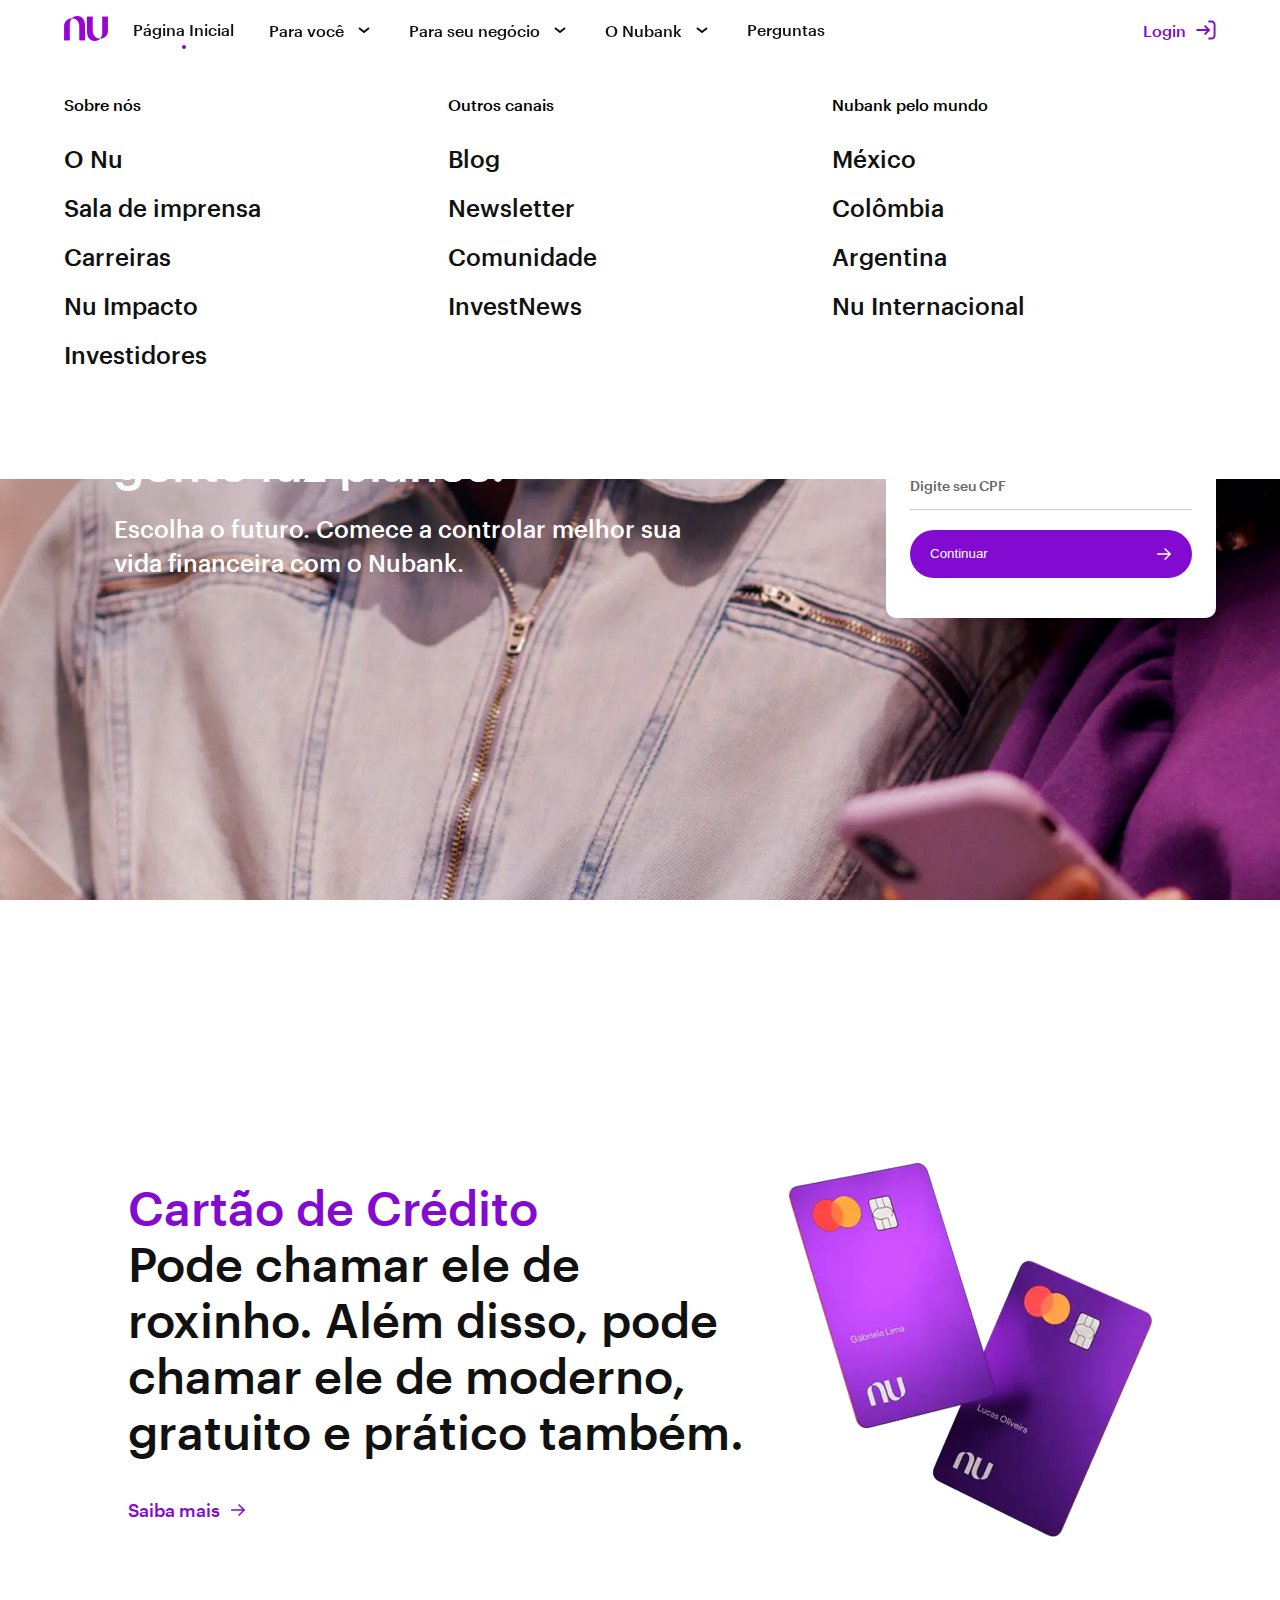
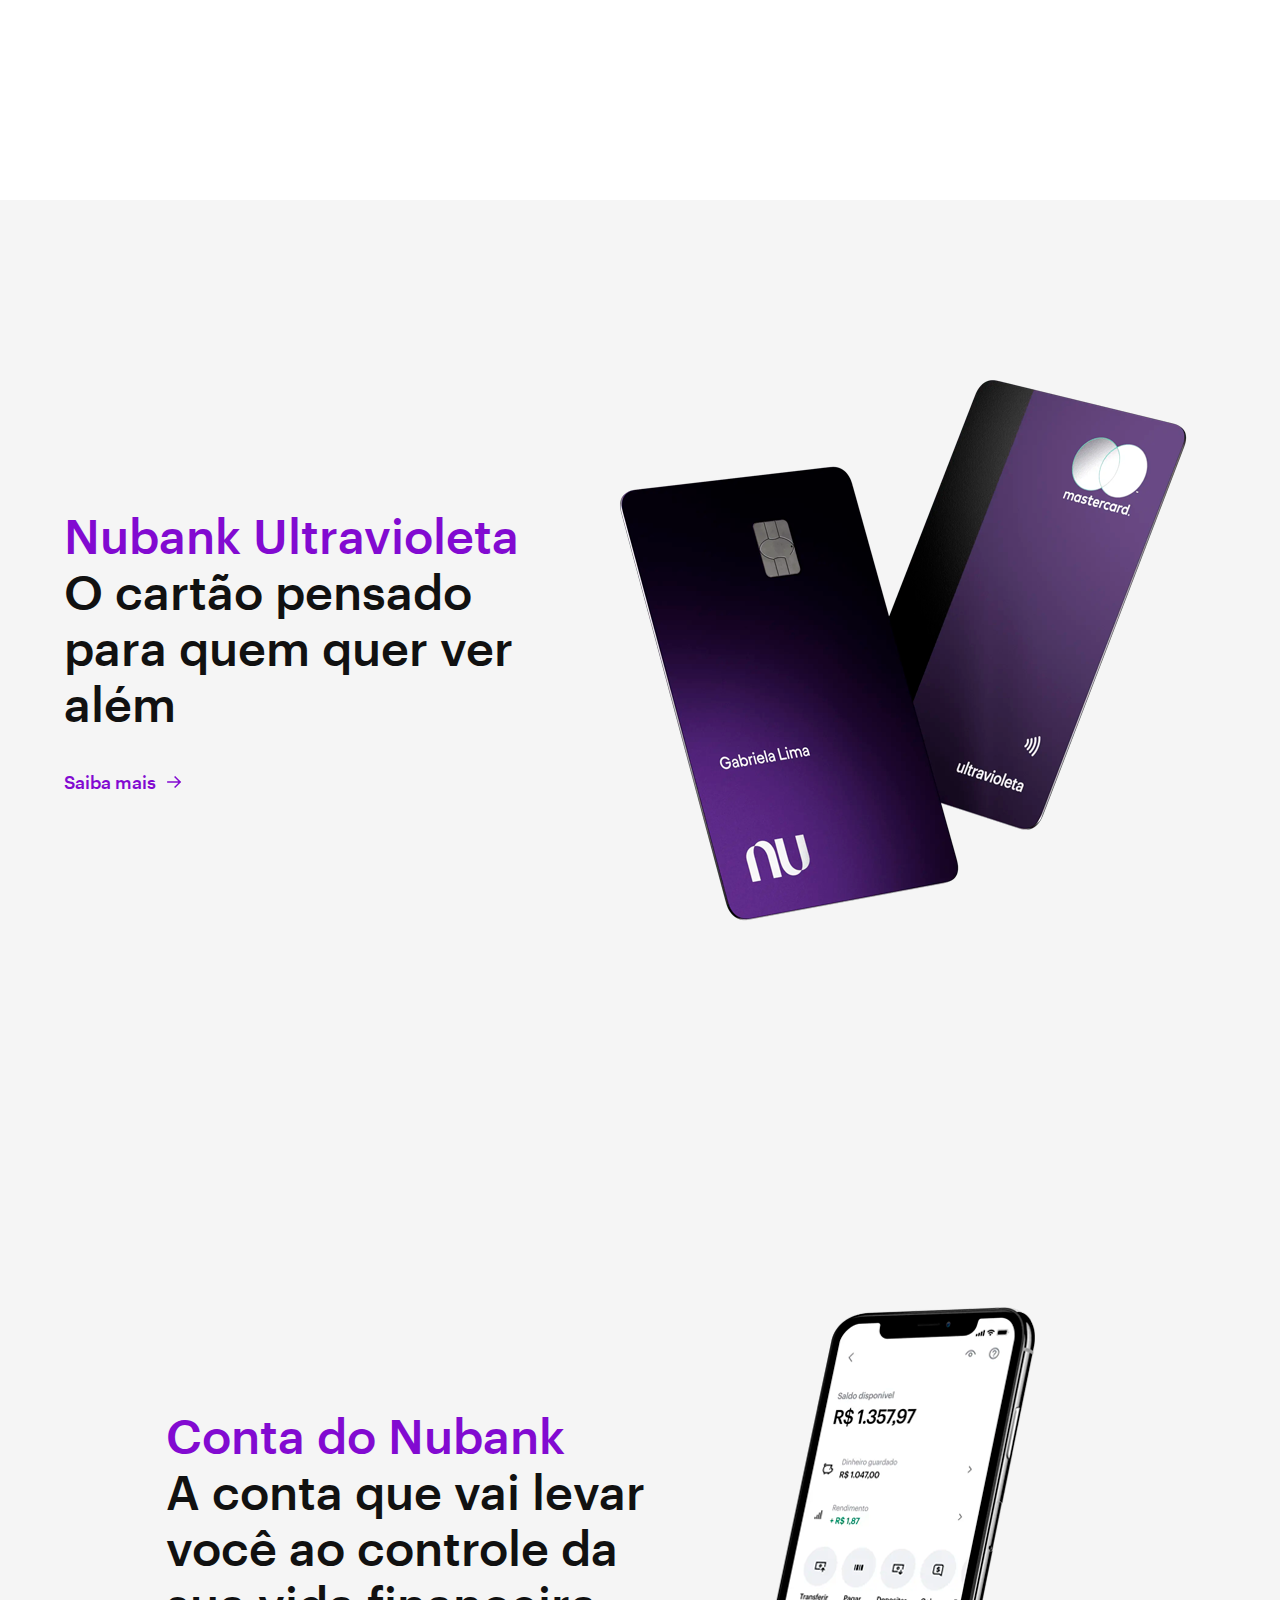
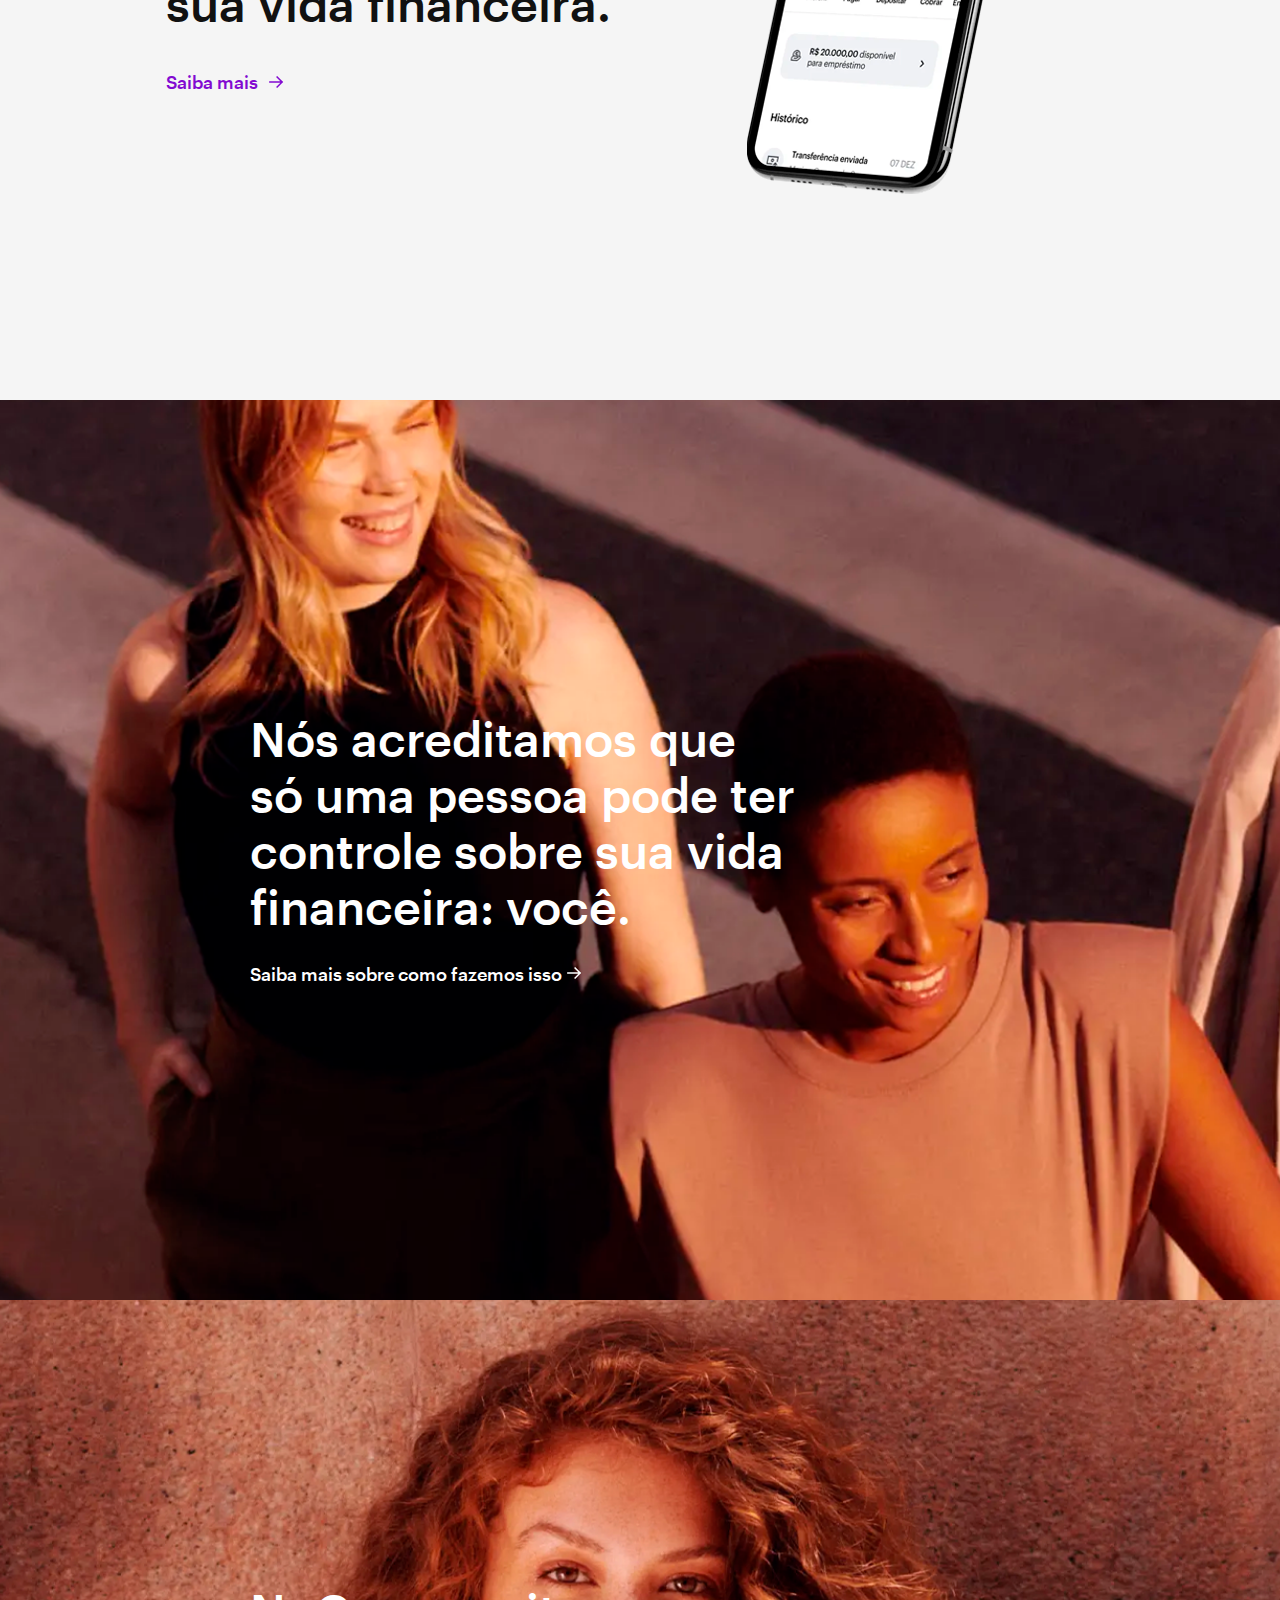
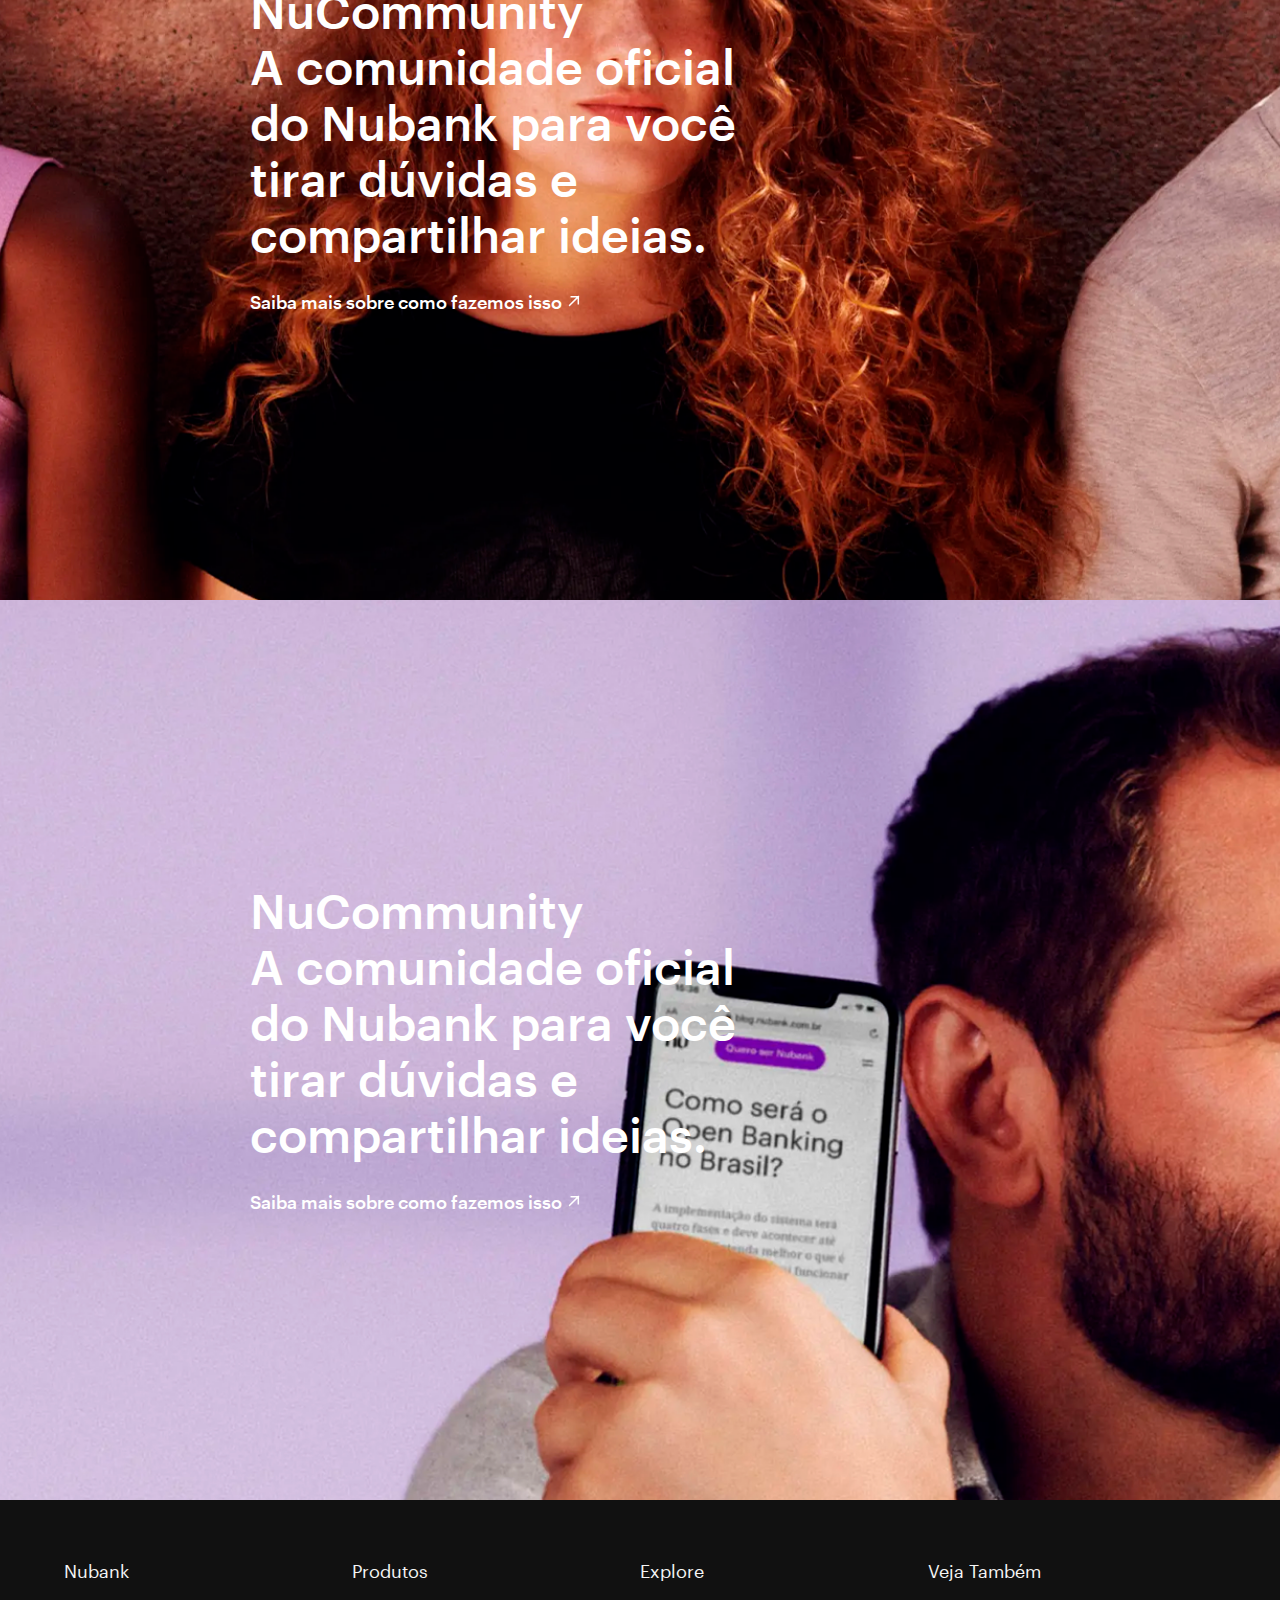
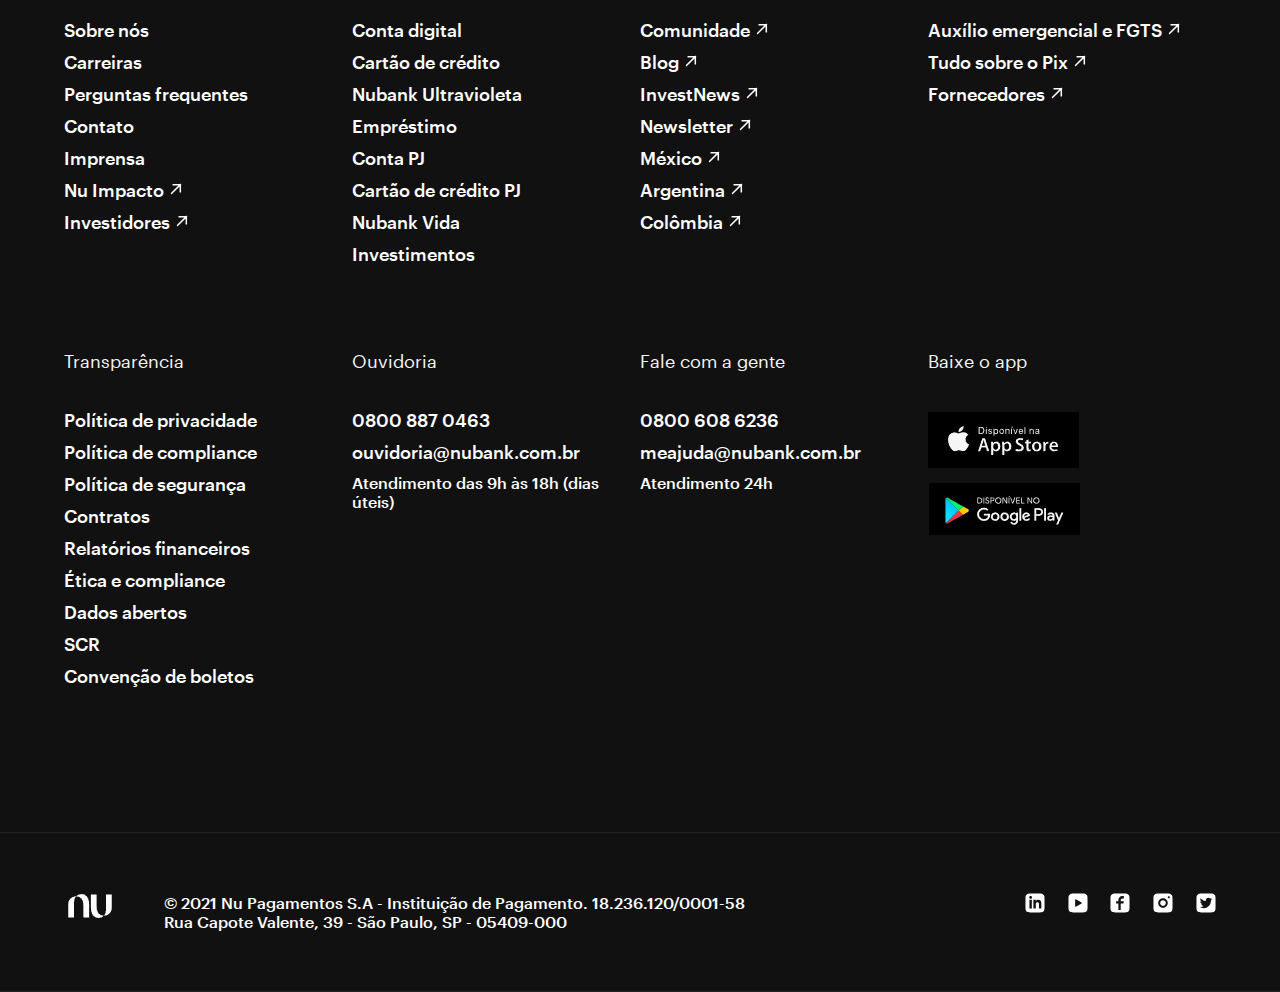
<file: nicolas-unimar-nubank/index.html>
<!DOCTYPE html>
<html lang="pt-br">

<head>
    <meta charset="UTF-8">
    <meta http-equiv="X-UA-Compatible" content="IE=edge">
    <meta name="viewport" content="width=device-width, initial-scale=1.0">
    <link rel="icon" type="image/png" sizes="16x16" href="img/favicon-32x32.png">
    <title>Nubank - Finalmente você no controle do seu dinheiro</title>
    <link rel="stylesheet" href="css/main.css">
</head>

<body>
    <header class="nav-header">
        <div class="logo">
            <img src="img/logo.png" alt="Logo Nu Bank">
        </div>
        <nav class="nav-navigator">
            <ul class="nav-list">
                <li><a href="#" class="nav-list-item active">Página Inicial</a></li>
                <li><a href="#" class="nav-list-item">Para você <svg xmlns="http://www.w3.org/2000/svg" width="20" height="20" fill="currentColor" viewBox="0 0 20 20" class="sc-qQYBZ dyrgJG sc-pbYBj ccFFpp" color="currentColor" role="img"><title> </title><g>
                    <path fill-rule="evenodd" clip-rule="evenodd" d="M4.375 8.78l1.25-1.56L10 10.72l4.375-3.5 1.25 1.56L10 13.28l-5.625-4.5z"></path>
                    </g></svg>
                    
                </a>
                <div class="nav-list-secondary">
                    <ul>
                        <li><p>Nubank</p></li>
                        <li><a href="#">Cartão de crédito</a></li>
                        <li><a href="#">Conta do Nubank</a></li>
                        <li><a href="#">Tudo sobre Pix</a></li>
                    </ul>
                    <ul>
                        <li><p>Nubank Ultravioleta</p></li>
                        <li><a href="#">Cartão de crédito <span>novo</span></a></li>
                    </ul>
                    <ul>
                        <li><p>Nubank Seguros</p></li>
                        <li><a href="#">Seguro de Vida</a></li>
                        <li><a href="#">Seguro de Celular <span>novo</span></a></li>
                    </ul>
                    <ul>
                        <li><p>Outros produtos</p></li>
                        <li><a href="#">Empréstimo Pessoal</a></li>
                        <li><a href="#">Investimentos <span>novo</span></a></li>
                    </ul>
                </div>
                    

                </li>
                <li><a href="#" class="nav-list-item">Para seu negócio<svg xmlns="http://www.w3.org/2000/svg" width="20" height="20" fill="currentColor" viewBox="0 0 20 20" class="sc-qQYBZ dyrgJG sc-pbYBj ccFFpp" color="currentColor" role="img"><title> </title><g>
                    <path fill-rule="evenodd" clip-rule="evenodd" d="M4.375 8.78l1.25-1.56L10 10.72l4.375-3.5 1.25 1.56L10 13.28l-5.625-4.5z"></path>
                    </g></svg></a>
                    <div class="nav-list-secondary">
                        <ul>
                            <li><p>Nubank PJ</p></li>
                            <li><a href="#">Conta PJ</a></li>
                            <li><a href="#">Cartão de crédito PJ <span>novo</span></a></li>
                        </ul>
                        <ul>
                            <li><p>Pagamentos</p></li>
                            <li><a href="#">NuTap <span>novo</span></a></li>
                        </ul>
                    </div>
                </li>
                <li><a href="#" class="nav-list-item">O Nubank<svg xmlns="http://www.w3.org/2000/svg" width="20" height="20" fill="currentColor" viewBox="0 0 20 20" class="sc-qQYBZ dyrgJG sc-pbYBj ccFFpp" color="currentColor" role="img"><title> </title><g>
                    <path fill-rule="evenodd" clip-rule="evenodd" d="M4.375 8.78l1.25-1.56L10 10.72l4.375-3.5 1.25 1.56L10 13.28l-5.625-4.5z"></path>
                    </g></svg></a>
                    <div class="nav-list-secondary">
                        <ul>
                            <li><p>Sobre nós</p></li>
                            <li><a href="#">O Nu</a></li>
                            <li><a href="#">Sala de imprensa</a></li>
                            <li><a href="#">Carreiras</a></li>
                            <li><a href="#">Nu Impacto</a></li>
                            <li><a href="#">Investidores</a></li>
                        </ul>
                        <ul>
                            <li><p>Outros canais</p></li>
                            <li><a href="#">Blog</a></li>
                            <li><a href="#">Newsletter</a></li>
                            <li><a href="#">Comunidade</a></li>
                            <li><a href="#">InvestNews</a></li>
                        </ul>
                        <ul>
                            <li><p>Nubank pelo mundo</p></li>
                            <li><a href="#">México</a></li>
                            <li><a href="#">Colômbia</a></li>
                            <li><a href="#">Argentina</a></li>
                            <li><a href="#">Nu Internacional</a></li>
                        </ul>
                    </div>
                </li>
                <li><a href="#" class="nav-list-item">Perguntas</a></li>
            </ul>
        </nav>
        <div class="nav-login">
            <a href="./login.html" class="nav-login-item">
                Login
                <svg xmlns="http://www.w3.org/2000/svg" width="20" height="20" fill="none" viewBox="0 0 21 20"
                    class="sc-qQYBZ dyrgJG sc-pbYBj ccFFpp" color="currentColor" role="img">
                    <g>
                        <path fill-rule="evenodd" clip-rule="evenodd"
                            d="M12.9545 2.98023e-07L16.2273 0C18.587 -2.38419e-07 20.5 1.91297 20.5 4.27273V15.7273C20.5 18.087 18.587 20 16.2273 20H12.9545V18H16.2273C17.4825 18 18.5 16.9825 18.5 15.7273V4.27273C18.5 3.01754 17.4825 2 16.2273 2L12.9545 2V2.98023e-07ZM9.79802 4.79289L14.975 9.96993L9.82806 15.5848L8.35375 14.2334L11.3177 11L0.5 11V9L11.1767 9L8.3838 6.20711L9.79802 4.79289Z"
                            fill="currentColor"></path>
                    </g>
                </svg>
            </a>
        </div>
    </header>

    <section class="hero">
        <div class="hero-content">
            <div class="hero-item">
                <h1 class="titulo-1">O futuro é a razão que a gente faz planos.</h1>
                <h2 class="titulo-2">Escolha o futuro. Comece a controlar melhor sua vida financeira com o Nubank.</h2>
            </div>
            <div class="hero-form">
                <h2>Peça sua conta e cartão de crédito do Nubank</h2>
                <form action="./login.html" class="validatorForm">

                    <label for="cpf">
                        Digite seu CPF
                        <input type="text" name="cpf" class="cpfUser"  id="cpf" maxlength="14" data-rules="required|min:14">
                    </label>

                    <button type="submit" class="btn">Continuar
                        <svg xmlns="http://www.w3.org/2000/svg" width="16" height="16" fill="none" viewBox="0 0 21 20"
                            class="sc-pzMyG gRERfq" color="currentColor" role="img">
                            <title>Arrow Right</title>
                            <g>
                                <path d="M18.5 10H2.5M18.5 10L12 16.5M18.5 10L12 3.5" stroke="currentColor"
                                    stroke-width="2" stroke-linecap="square" stroke-linejoin="round"></path>
                            </g>
                        </svg>
                    </button>
                </form>
            </div>
        </div>
    </section>

    <section class="section">
        <div class="section-wrapper">
            <div class="section-info">
                <h2>
                    Cartão de Crédito
                </h2>
                <p>
                    Pode chamar ele de roxinho. Além disso, pode chamar ele de moderno, gratuito e prático também.
                </p>
                <a href="#">Saiba mais
                    <svg xmlns="http://www.w3.org/2000/svg" width="16" height="16" fill="none" viewBox="0 0 21 20"
                        class="sc-pzMyG gRERfq sc-pYA-dN edUYoV" color="currentColor" role="img">
                        <title>
                            <fontsninja-text id="fontsninja-text-178" class="fontsninja-family-27487">Internal Link
                            </fontsninja-text>
                        </title>
                        <g>
                            <path d="M18.5 10H2.5M18.5 10L12 16.5M18.5 10L12 3.5" stroke="currentColor" stroke-width="2"
                                stroke-linecap="square" stroke-linejoin="round"></path>
                        </g>
                    </svg>
                </a>
            </div>

            <div class="section-img">
                <img src="img/img2.png">
            </div>
        </div>
    </section>

    <section class="section bg-cinza">
        <div class="section-wrapper">
            <div class="section-info">
                <h2>
                    Nubank Ultravioleta
                </h2>
                <p>
                    O cartão pensado para quem quer ver além
                </p>
                <a href="#">Saiba mais
                    <svg xmlns="http://www.w3.org/2000/svg" width="16" height="16" fill="none" viewBox="0 0 21 20"
                        class="sc-pzMyG gRERfq sc-pYA-dN edUYoV" color="currentColor" role="img">
                        <title>
                            <fontsninja-text id="fontsninja-text-178" class="fontsninja-family-27487">Internal Link
                            </fontsninja-text>
                        </title>
                        <g>
                            <path d="M18.5 10H2.5M18.5 10L12 16.5M18.5 10L12 3.5" stroke="currentColor" stroke-width="2"
                                stroke-linecap="square" stroke-linejoin="round"></path>
                        </g>
                    </svg>
                </a>
            </div>

            <div class="section-img">
                <img src="img/img3.png">
            </div>
        </div>
    </section>

    <section class="section bg-cinza">
        <div class="section-wrapper">
            <div class="section-info">
                <h2>
                    Conta do Nubank
                </h2>
                <p>
                    A conta que vai levar você ao controle da sua vida financeira.
                </p>
                <a href="#">Saiba mais
                    <svg xmlns="http://www.w3.org/2000/svg" width="16" height="16" fill="none" viewBox="0 0 21 20"
                        class="sc-pzMyG gRERfq sc-pYA-dN edUYoV" color="currentColor" role="img">
                        <title>
                            <fontsninja-text id="fontsninja-text-178" class="fontsninja-family-27487">Internal Link
                            </fontsninja-text>
                        </title>
                        <g>
                            <path d="M18.5 10H2.5M18.5 10L12 16.5M18.5 10L12 3.5" stroke="currentColor" stroke-width="2"
                                stroke-linecap="square" stroke-linejoin="round"></path>
                        </g>
                    </svg>
                </a>
            </div>

            <div class="section-img">
                <img src="img/img4.png">
            </div>
        </div>
    </section>

    <section class="section-img primeira">
        <div class="section-img-content">
            <p>
                Nós acreditamos que só uma pessoa pode ter controle sobre sua vida financeira: você.
            </p>
            <a href="#">Saiba mais sobre como fazemos isso
                <svg xmlns="http://www.w3.org/2000/svg" width="16" height="16" fill="none" viewBox="0 0 21 20"
                    class="sc-pzMyG gRERfq sc-pYA-dN edUYoV" color="currentColor" role="img">
                    <title>
                        <fontsninja-text id="fontsninja-text-178" class="fontsninja-family-27487">Internal Link
                        </fontsninja-text>
                    </title>
                    <g>
                        <path d="M18.5 10H2.5M18.5 10L12 16.5M18.5 10L12 3.5" stroke="currentColor" stroke-width="2"
                            stroke-linecap="square" stroke-linejoin="round"></path>
                    </g>
                </svg>
            </a>
        </div>
    </section>

    <section class="section-img segunda">
        <div class="section-img-content">
            <p>
                NuCommunity<br>
                A comunidade oficial do Nubank para você tirar dúvidas e compartilhar ideias.
            </p>
            <a href="#">Saiba mais sobre como fazemos isso
                <svg xmlns="http://www.w3.org/2000/svg" width="16" height="16" fill="none" viewBox="0 0 21 20"
                    class="sc-pzMyG gRERfq sc-pYA-dN edUYoV" color="currentColor" role="img">
                    <title>
                        <fontsninja-text id="fontsninja-text-178" class="fontsninja-family-27487">Internal Link
                        </fontsninja-text>
                    </title>
                    <g>
                        <path d="M18.5 10H2.5M18.5 10L12 16.5M18.5 10L12 3.5" stroke="currentColor" stroke-width="2"
                            stroke-linecap="square" stroke-linejoin="round"></path>
                    </g>
                </svg>
            </a>
        </div>
    </section>

    <section class="section-img terceira">
        <div class="section-img-content">
            <p>
                NuCommunity<br>
                A comunidade oficial do Nubank para você tirar dúvidas e compartilhar ideias.
            </p>
            <a href="#">Saiba mais sobre como fazemos isso
                <svg xmlns="http://www.w3.org/2000/svg" width="16" height="16" fill="none" viewBox="0 0 21 20"
                    class="sc-pzMyG gRERfq sc-pYA-dN edUYoV" color="currentColor" role="img">
                    <title>
                        <fontsninja-text id="fontsninja-text-178" class="fontsninja-family-27487">Internal Link
                        </fontsninja-text>
                    </title>
                    <g>
                        <path d="M18.5 10H2.5M18.5 10L12 16.5M18.5 10L12 3.5" stroke="currentColor" stroke-width="2"
                            stroke-linecap="square" stroke-linejoin="round"></path>
                    </g>
                </svg>
            </a>
        </div>
    </section>

    <footer>
        <div class="footer">
            <div class="footer-wrapper">
                <div class="footer-content">
                    <p>Nubank</p>
                    <ul>
                        <li><a href="#">Sobre nós</a></li>
                        <li><a href="#">Carreiras</a></li>
                        <li><a href="#">Perguntas frequentes</a></li>
                        <li><a href="#">Contato</a></li>
                        <li><a href="#">Imprensa</a></li>
                        <li>
                            <a href="#">
                                Nu Impacto
                                <svg xmlns="http://www.w3.org/2000/svg" width="16" height="16" fill="none"
                                    viewBox="0 0 21 20" class="sc-pzMyG gRERfq sc-pYA-dN edUYoV" color="currentColor"
                                    role="img">
                                    <title>
                                        <fontsninja-text id="fontsninja-text-178" class="fontsninja-family-27487">Internal
                                            Link
                                        </fontsninja-text>
                                    </title>
                                    <g>
                                        <path d="M18.5 10H2.5M18.5 10L12 16.5M18.5 10L12 3.5" stroke="currentColor"
                                            stroke-width="2" stroke-linecap="square" stroke-linejoin="round"></path>
                                    </g>
                                </svg>
                            </a>
                        </li>
                        <li>
                            <a href="#">
                                Investidores
                                <svg xmlns="http://www.w3.org/2000/svg" width="16" height="16" fill="none"
                                    viewBox="0 0 21 20" class="sc-pzMyG gRERfq sc-pYA-dN edUYoV" color="currentColor"
                                    role="img">
                                    <title>
                                        <fontsninja-text id="fontsninja-text-178" class="fontsninja-family-27487">Internal
                                            Link
                                        </fontsninja-text>
                                    </title>
                                    <g>
                                        <path d="M18.5 10H2.5M18.5 10L12 16.5M18.5 10L12 3.5" stroke="currentColor"
                                            stroke-width="2" stroke-linecap="square" stroke-linejoin="round"></path>
                                    </g>
                                </svg>
                            </a>
                        </li>
                    </ul>
                </div>
                <div class="footer-content">
                    <p>Produtos</p>
                    <ul>
                        <li><a href="#">Conta digital</a></li>
                        <li><a href="#">Cartão de crédito</a></li>
                        <li><a href="#">Nubank Ultravioleta</a></li>
                        <li><a href="#">Empréstimo</a></li>
                        <li><a href="#">Conta PJ</a></li>
                        <li><a href="#">Cartão de crédito PJ</a></li>
                        <li><a href="#">Nubank Vida</a></li>
                        <li><a href="#">Investimentos</a></li>
                    </ul>
                </div>
                <div class="footer-content">
                    <p>Explore</p>
                    <ul>
                        <li>
                            <a href="#">
                                Comunidade
                                <svg xmlns="http://www.w3.org/2000/svg" width="16" height="16" fill="none"
                                    viewBox="0 0 21 20" class="sc-pzMyG gRERfq sc-pYA-dN edUYoV" color="currentColor"
                                    role="img">
                                    <title>
                                        <fontsninja-text id="fontsninja-text-178" class="fontsninja-family-27487">Internal
                                            Link
                                        </fontsninja-text>
                                    </title>
                                    <g>
                                        <path d="M18.5 10H2.5M18.5 10L12 16.5M18.5 10L12 3.5" stroke="currentColor"
                                            stroke-width="2" stroke-linecap="square" stroke-linejoin="round"></path>
                                    </g>
                                </svg>
                            </a>
                        </li>
                        <li>
                            <a href="#">
                                Blog
                                <svg xmlns="http://www.w3.org/2000/svg" width="16" height="16" fill="none"
                                    viewBox="0 0 21 20" class="sc-pzMyG gRERfq sc-pYA-dN edUYoV" color="currentColor"
                                    role="img">
                                    <title>
                                        <fontsninja-text id="fontsninja-text-178" class="fontsninja-family-27487">Internal
                                            Link
                                        </fontsninja-text>
                                    </title>
                                    <g>
                                        <path d="M18.5 10H2.5M18.5 10L12 16.5M18.5 10L12 3.5" stroke="currentColor"
                                            stroke-width="2" stroke-linecap="square" stroke-linejoin="round"></path>
                                    </g>
                                </svg>
                            </a>
                        </li>
                        <li>
                            <a href="#">
                                InvestNews
                                <svg xmlns="http://www.w3.org/2000/svg" width="16" height="16" fill="none"
                                    viewBox="0 0 21 20" class="sc-pzMyG gRERfq sc-pYA-dN edUYoV" color="currentColor"
                                    role="img">
                                    <title>
                                        <fontsninja-text id="fontsninja-text-178" class="fontsninja-family-27487">Internal
                                            Link
                                        </fontsninja-text>
                                    </title>
                                    <g>
                                        <path d="M18.5 10H2.5M18.5 10L12 16.5M18.5 10L12 3.5" stroke="currentColor"
                                            stroke-width="2" stroke-linecap="square" stroke-linejoin="round"></path>
                                    </g>
                                </svg>
                            </a>
                        </li>
                        <li>
                            <a href="#">
                                Newsletter
                                <svg xmlns="http://www.w3.org/2000/svg" width="16" height="16" fill="none"
                                    viewBox="0 0 21 20" class="sc-pzMyG gRERfq sc-pYA-dN edUYoV" color="currentColor"
                                    role="img">
                                    <title>
                                        <fontsninja-text id="fontsninja-text-178" class="fontsninja-family-27487">Internal
                                            Link
                                        </fontsninja-text>
                                    </title>
                                    <g>
                                        <path d="M18.5 10H2.5M18.5 10L12 16.5M18.5 10L12 3.5" stroke="currentColor"
                                            stroke-width="2" stroke-linecap="square" stroke-linejoin="round"></path>
                                    </g>
                                </svg>
                            </a>
                        </li>
                        <li>
                            <a href="#">
                                México
                                <svg xmlns="http://www.w3.org/2000/svg" width="16" height="16" fill="none"
                                    viewBox="0 0 21 20" class="sc-pzMyG gRERfq sc-pYA-dN edUYoV" color="currentColor"
                                    role="img">
                                    <title>
                                        <fontsninja-text id="fontsninja-text-178" class="fontsninja-family-27487">Internal
                                            Link
                                        </fontsninja-text>
                                    </title>
                                    <g>
                                        <path d="M18.5 10H2.5M18.5 10L12 16.5M18.5 10L12 3.5" stroke="currentColor"
                                            stroke-width="2" stroke-linecap="square" stroke-linejoin="round"></path>
                                    </g>
                                </svg>
                            </a>
                        </li>
                        <li>
                            <a href="#">
                                Argentina
                                <svg xmlns="http://www.w3.org/2000/svg" width="16" height="16" fill="none"
                                    viewBox="0 0 21 20" class="sc-pzMyG gRERfq sc-pYA-dN edUYoV" color="currentColor"
                                    role="img">
                                    <title>
                                        <fontsninja-text id="fontsninja-text-178" class="fontsninja-family-27487">Internal
                                            Link
                                        </fontsninja-text>
                                    </title>
                                    <g>
                                        <path d="M18.5 10H2.5M18.5 10L12 16.5M18.5 10L12 3.5" stroke="currentColor"
                                            stroke-width="2" stroke-linecap="square" stroke-linejoin="round"></path>
                                    </g>
                                </svg>
                            </a>
                        </li>
                        <li>
                            <a href="#">
                                Colômbia
                                <svg xmlns="http://www.w3.org/2000/svg" width="16" height="16" fill="none"
                                    viewBox="0 0 21 20" class="sc-pzMyG gRERfq sc-pYA-dN edUYoV" color="currentColor"
                                    role="img">
                                    <title>
                                        <fontsninja-text id="fontsninja-text-178" class="fontsninja-family-27487">Internal
                                            Link
                                        </fontsninja-text>
                                    </title>
                                    <g>
                                        <path d="M18.5 10H2.5M18.5 10L12 16.5M18.5 10L12 3.5" stroke="currentColor"
                                            stroke-width="2" stroke-linecap="square" stroke-linejoin="round"></path>
                                    </g>
                                </svg>
                            </a>
                        </li>
                    </ul>
                </div>
    
                <div class="footer-content">
                    <p>Veja Também</p>
                    <ul>
                        <li>
                            <a href="#">
                                Auxílio emergencial e FGTS
    
                                <svg xmlns="http://www.w3.org/2000/svg" width="16" height="16" fill="none"
                                    viewBox="0 0 21 20" class="sc-pzMyG gRERfq sc-pYA-dN edUYoV" color="currentColor"
                                    role="img">
                                    <title>
                                        <fontsninja-text id="fontsninja-text-178" class="fontsninja-family-27487">Internal
                                            Link
                                        </fontsninja-text>
                                    </title>
                                    <g>
                                        <path d="M18.5 10H2.5M18.5 10L12 16.5M18.5 10L12 3.5" stroke="currentColor"
                                            stroke-width="2" stroke-linecap="square" stroke-linejoin="round"></path>
                                    </g>
                                </svg>
                            </a>
                        </li>
                        <li>
                            <a href="#">
                                Tudo sobre o Pix
    
                                <svg xmlns="http://www.w3.org/2000/svg" width="16" height="16" fill="none"
                                    viewBox="0 0 21 20" class="sc-pzMyG gRERfq sc-pYA-dN edUYoV" color="currentColor"
                                    role="img">
                                    <title>
                                        <fontsninja-text id="fontsninja-text-178" class="fontsninja-family-27487">Internal
                                            Link
                                        </fontsninja-text>
                                    </title>
                                    <g>
                                        <path d="M18.5 10H2.5M18.5 10L12 16.5M18.5 10L12 3.5" stroke="currentColor"
                                            stroke-width="2" stroke-linecap="square" stroke-linejoin="round"></path>
                                    </g>
                                </svg>
                            </a>
                        </li>
                        <li>
                            <a href="#">
                                Fornecedores
                                <svg xmlns="http://www.w3.org/2000/svg" width="16" height="16" fill="none"
                                    viewBox="0 0 21 20" class="sc-pzMyG gRERfq sc-pYA-dN edUYoV" color="currentColor"
                                    role="img">
                                    <title>
                                        <fontsninja-text id="fontsninja-text-178" class="fontsninja-family-27487">Internal
                                            Link
                                        </fontsninja-text>
                                    </title>
                                    <g>
                                        <path d="M18.5 10H2.5M18.5 10L12 16.5M18.5 10L12 3.5" stroke="currentColor"
                                            stroke-width="2" stroke-linecap="square" stroke-linejoin="round"></path>
                                    </g>
                                </svg>
                            </a>
                        </li>
                    </ul>
                </div>
            </div>
            <div class="footer-wrapper">
                <div class="footer-content">
                    <p>Transparência</p>
                    <ul>
                        <li><a href="#">Política de privacidade</a></li>
                        <li><a href="#">Política de compliance</a></li>
                        <li><a href="#">Política de segurança</a></li>
                        <li><a href="#">Contratos</a></li>
                        <li><a href="#">Relatórios financeiros</a></li>
                        <li><a href="#">Ética e compliance</a></li>
                        <li><a href="#">Dados abertos</a></li>
                        <li><a href="#">SCR</a></li>
                        <li><a href="#">Convenção de boletos</a></li>
                    </ul>
                </div>
                <div class="footer-content">
                    <p>Ouvidoria</p>
                    <ul>
                        <li><a href="#">0800 887 0463</a></li>
                        <li><a href="#">ouvidoria@nubank.com.br</a></li>
                        <li>Atendimento das 9h às 18h (dias úteis)</li>
                    </ul>
                </div>
    
                <div class="footer-content">
                    <p>Fale com a gente</p>
                    <ul>
                        <li><a href="#">0800 608 6236</a></li>
                        <li><a href="#">meajuda@nubank.com.br</a></li>
                        <li>Atendimento 24h</li>
                    </ul>
                </div>
                <div class="footer-content">
                    <p>Baixe o app</p>
                    <ul>
                        <li><a href="https://apps.apple.com/br/app/nubank-conta-e-cartão/id814456780"><img src="img/applestore.png" alt=""></a></li>
                        <li><a href="https://play.google.com/store/apps/details?id=com.nu.production&hl=pt_BR&gl=US"><img src="img/playstore.png" alt=""></a></li>
                    </ul>
                </div>
    
            </div>
        </div>
        <div class="footer">
            <div class="footer-secondary">
                <img src="img/logonurodape.png">
                <p>
                    © 2021 Nu Pagamentos S.A - Instituição de Pagamento. 18.236.120/0001-58<br>
                    Rua Capote Valente, 39 - São Paulo, SP - 05409-000
                </p>
                <div class="footer-icons">
                    <a href="https://www.linkedin.com/company/nubank/">
                        <svg xmlns="http://www.w3.org/2000/svg" width="20" height="20" fill="#ffffff" viewBox="0 0 21 20" class="sc-pzMyG ePQHgl" color="white" role="img"><title>LinkedIn</title><g>
                            <path fill-rule="evenodd" clip-rule="evenodd" d="M.936 2.184C.5 3.04.5 4.16.5 6.4v7.2c0 2.24 0 3.36.436 4.216a4 4 0 001.748 1.748C3.54 20 4.66 20 6.9 20h7.2c2.24 0 3.36 0 4.216-.436a4 4 0 001.748-1.748c.436-.856.436-1.976.436-4.216V6.4c0-2.24 0-3.36-.436-4.216A4 4 0 0018.316.436C17.46 0 16.34 0 14.1 0H6.9C4.66 0 3.54 0 2.684.436A4 4 0 00.936 2.184zm3.73 4.483v9.166h2.5V6.667h-2.5zM4.459 4.14c0 .812.654 1.47 1.459 1.47.806 0 1.458-.658 1.458-1.47 0-.812-.653-1.47-1.458-1.47-.805 0-1.458.658-1.458 1.47zm10.209 11.693h2.5v-5.632c0-4.378-4.67-4.219-5.834-2.064v-1.47h-2.5v9.166h2.5v-4.67c0-2.594 3.334-2.806 3.334 0v4.67z"></path>
                          </g></svg>
                    </a>
                    <a href="https://www.youtube.com/c/Nubank">
                        <svg xmlns="http://www.w3.org/2000/svg" width="20" height="20" fill="#ffffff" viewBox="0 0 21 20" class="sc-pzMyG ePQHgl" color="white" role="img"><title>Youtube Icon</title><g>
                            <path fill-rule="evenodd" clip-rule="evenodd" d="M0.935974 2.18404C0.5 3.03969 0.5 4.15979 0.5 6.4V13.6C0.5 15.8402 0.5 16.9603 0.935974 17.816C1.31947 18.5686 1.93139 19.1805 2.68404 19.564C3.53969 20 4.65979 20 6.9 20H14.1C16.3402 20 17.4603 20 18.316 19.564C19.0686 19.1805 19.6805 18.5686 20.064 17.816C20.5 16.9603 20.5 15.8402 20.5 13.6V6.4C20.5 4.15979 20.5 3.03969 20.064 2.18404C19.6805 1.43139 19.0686 0.819467 18.316 0.435974C17.4603 0 16.3402 0 14.1 0H6.9C4.65979 0 3.53969 0 2.68404 0.435974C1.93139 0.819467 1.31947 1.43139 0.935974 2.18404ZM14.2443 9.59091L8.2485 6.06817C7.91378 5.87151 7.5 6.12386 7.5 6.52465V13.4754C7.5 13.8735 7.9088 14.1261 8.24342 13.9348L14.2392 10.5068C14.5846 10.3093 14.5875 9.79258 14.2443 9.59091Z" fill="#ffffff"></path>
                          </g></svg>
                    </a>
                    <a href="https://www.facebook.com/nubank/">
                        <svg xmlns="http://www.w3.org/2000/svg" width="20" height="20" fill="#ffffff" viewBox="0 0 21 20" class="sc-pzMyG ePQHgl" color="white" role="img"><title>Facebook</title><g>
                            <path fill-rule="evenodd" clip-rule="evenodd" d="M.936 2.184C.5 3.04.5 4.16.5 6.4v7.2c0 2.24 0 3.36.436 4.216a4 4 0 001.748 1.748C3.54 20 4.66 20 6.9 20h7.2c2.24 0 3.36 0 4.216-.436a4 4 0 001.748-1.748c.436-.856.436-1.976.436-4.216V6.4c0-2.24 0-3.36-.436-4.216A4 4 0 0018.316.436C17.46 0 16.34 0 14.1 0H6.9C4.66 0 3.54 0 2.684.436A4 4 0 00.936 2.184zM11.245 17.3v-6.743h2.84l.428-2.514h-3.268V6.87c0-.91.718-1.657 1.616-1.657h1.69V2.7h-1.69c-2.231 0-4.05 1.862-4.05 4.171v1.172h-2.36v2.514h2.36V17.3h2.434z"></path>
                          </g></svg>
                    </a>
                    <a href="https://www.instagram.com/nubank/?hl=pt-br">
                        <svg xmlns="http://www.w3.org/2000/svg" width="20" height="20" fill="#ffffff" viewBox="0 0 21 20" class="sc-pzMyG ePQHgl" color="white" role="img"><title>Instagram Icon</title><g>
                            <path d="M10.5 7C8.84315 7 7.5 8.34315 7.5 10C7.5 11.6569 8.84315 13 10.5 13C12.1569 13 13.5 11.6569 13.5 10C13.5 8.34315 12.1569 7 10.5 7Z" fill="#ffffff"></path>
                            <path fill-rule="evenodd" clip-rule="evenodd" d="M0.935974 2.18404C0.5 3.03969 0.5 4.15979 0.5 6.4V13.6C0.5 15.8402 0.5 16.9603 0.935974 17.816C1.31947 18.5686 1.93139 19.1805 2.68404 19.564C3.53969 20 4.65979 20 6.9 20H14.1C16.3402 20 17.4603 20 18.316 19.564C19.0686 19.1805 19.6805 18.5686 20.064 17.816C20.5 16.9603 20.5 15.8402 20.5 13.6V6.4C20.5 4.15979 20.5 3.03969 20.064 2.18404C19.6805 1.43139 19.0686 0.819467 18.316 0.435974C17.4603 0 16.3402 0 14.1 0H6.9C4.65979 0 3.53969 0 2.68404 0.435974C1.93139 0.819467 1.31947 1.43139 0.935974 2.18404ZM16.5417 5.08333C17.117 5.08333 17.5833 4.61696 17.5833 4.04167C17.5833 3.46637 17.117 3 16.5417 3C15.9664 3 15.5 3.46637 15.5 4.04167C15.5 4.61696 15.9664 5.08333 16.5417 5.08333ZM5.5 10C5.5 7.23858 7.73858 5 10.5 5C13.2614 5 15.5 7.23858 15.5 10C15.5 12.7614 13.2614 15 10.5 15C7.73858 15 5.5 12.7614 5.5 10Z" fill="#ffffff"></path>
                          </g></svg>
                    </a>
                    <a href="https://twitter.com/nubank?ref_src=twsrc%5Egoogle%7Ctwcamp%5Eserp%7Ctwgr%5Eauthor">
                        <svg xmlns="http://www.w3.org/2000/svg" width="20" height="20" fill="#ffffff" viewBox="0 0 21 20" class="sc-pzMyG ePQHgl" color="white" role="img"><title>Twitter Icon</title><g>
                            <path fill-rule="evenodd" clip-rule="evenodd" d="M0.5 6.4C0.5 4.15979 0.5 3.03969 0.935974 2.18404C1.31947 1.43139 1.93139 0.819467 2.68404 0.435974C3.53969 0 4.65979 0 6.9 0H14.1C16.3402 0 17.4603 0 18.316 0.435974C19.0686 0.819467 19.6805 1.43139 20.064 2.18404C20.5 3.03969 20.5 4.15979 20.5 6.4V13.6C20.5 15.8402 20.5 16.9603 20.064 17.816C19.6805 18.5686 19.0686 19.1805 18.316 19.564C17.4603 20 16.3402 20 14.1 20H6.9C4.65979 20 3.53969 20 2.68404 19.564C1.93139 19.1805 1.31947 18.5686 0.935974 17.816C0.5 16.9603 0.5 15.8402 0.5 13.6V6.4ZM15.6735 7.60187C15.6735 11.2667 12.9892 15.5 8.08363 15.5C6.58023 15.5 5.17567 15.0399 4 14.2603C4.20808 14.2874 4.42137 14.2982 4.63465 14.2982C5.88315 14.2982 7.03281 13.8543 7.94838 13.1073C6.78311 13.0856 5.79472 12.2844 5.45658 11.1801C5.61785 11.2126 5.78431 11.2288 5.95598 11.2288C6.20048 11.2288 6.43457 11.1964 6.65826 11.1314C5.44098 10.877 4.52021 9.75098 4.52021 8.40846V8.37057C4.87915 8.57628 5.29012 8.70079 5.72709 8.71703C5.01441 8.219 4.54102 7.36909 4.54102 6.40551C4.54102 5.89665 4.67107 5.42028 4.89996 5.00886C6.21609 6.68701 8.18247 7.79675 10.3986 7.91043C10.3569 7.70472 10.3309 7.4936 10.3309 7.27707C10.3309 5.74508 11.5274 4.5 12.9996 4.5C13.7643 4.5 14.4562 4.83563 14.9452 5.37697C15.5538 5.25246 16.126 5.0251 16.6411 4.70571C16.4382 5.35531 16.0168 5.90207 15.4654 6.24311C16.0064 6.17274 16.5214 6.02657 17 5.80463C16.6411 6.3622 16.1885 6.85482 15.6683 7.24459C15.6735 7.36368 15.6735 7.48278 15.6735 7.60187Z" fill="#ffffff"></path>
                          </g></svg>
                    </a>
                </div>
            </div>
        </div>
    </footer>

    <script src="js/main.js"></script>
</body>

</html>
</file>
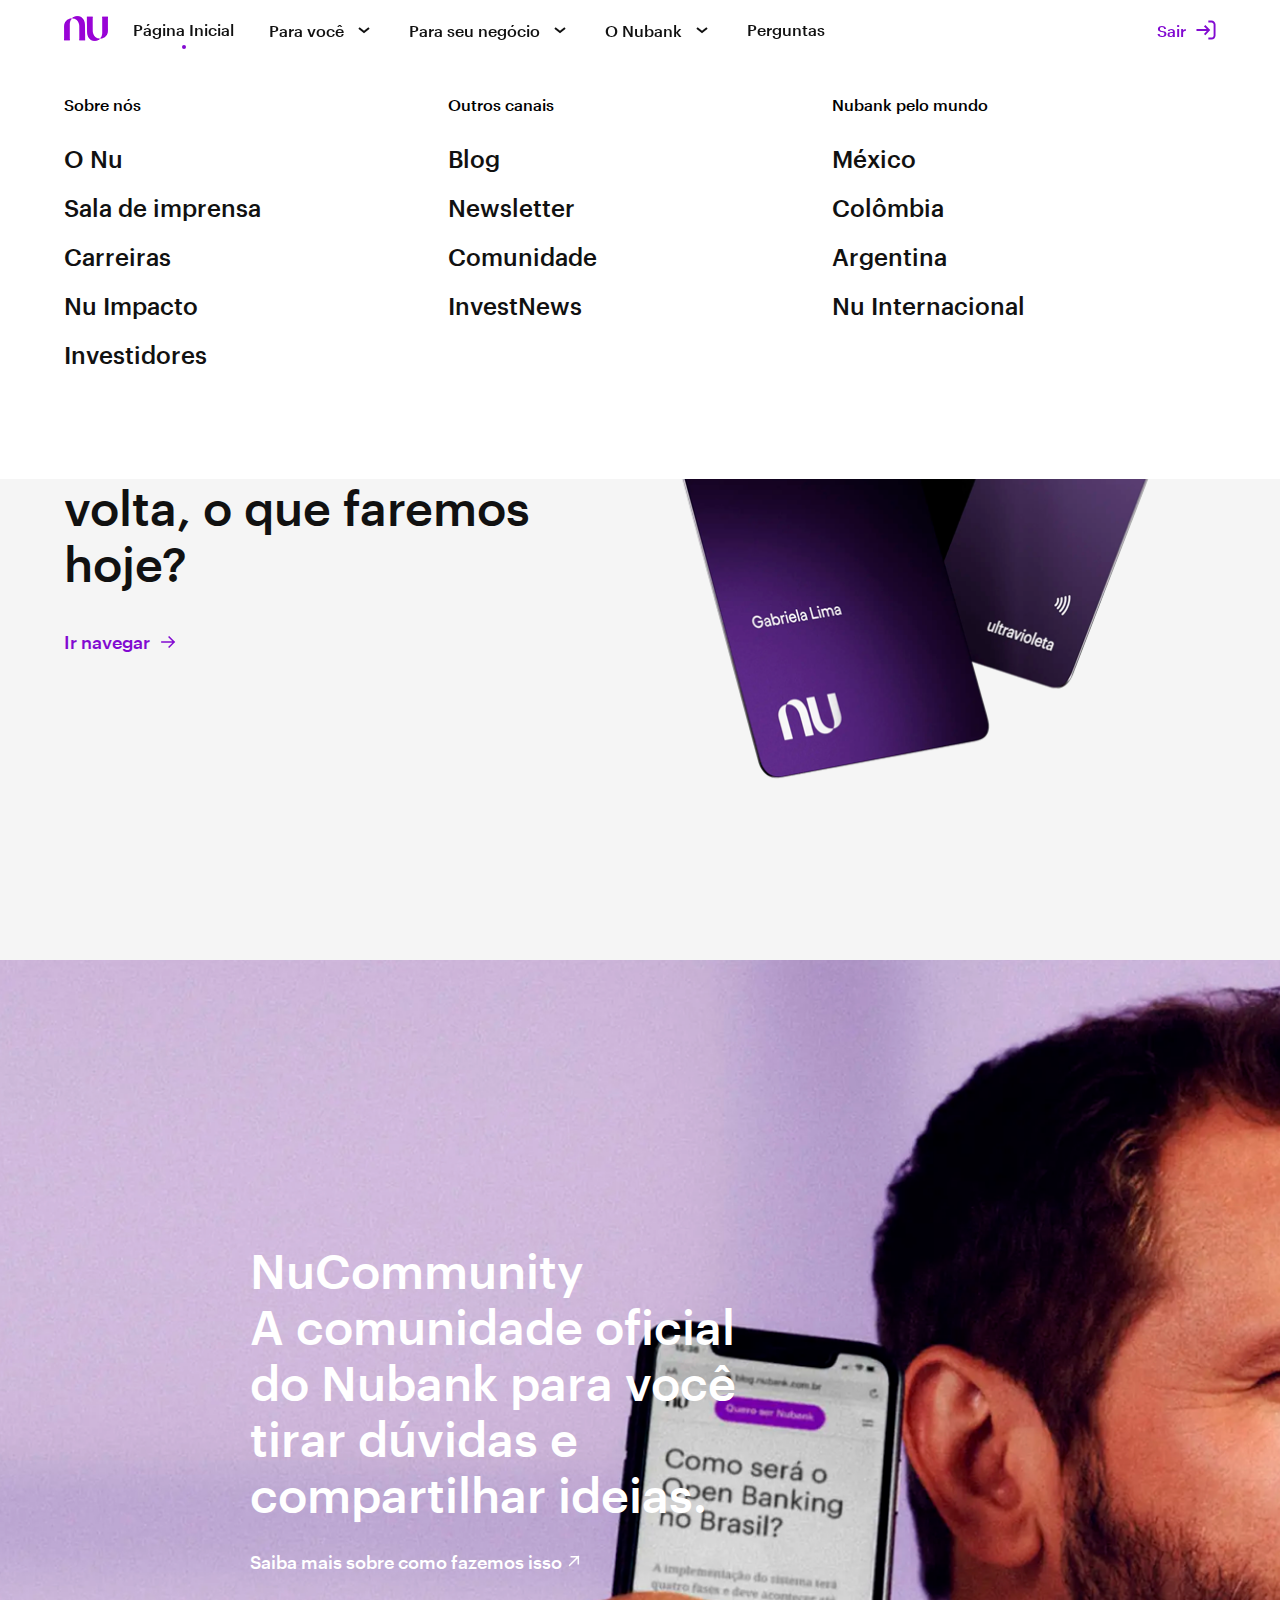
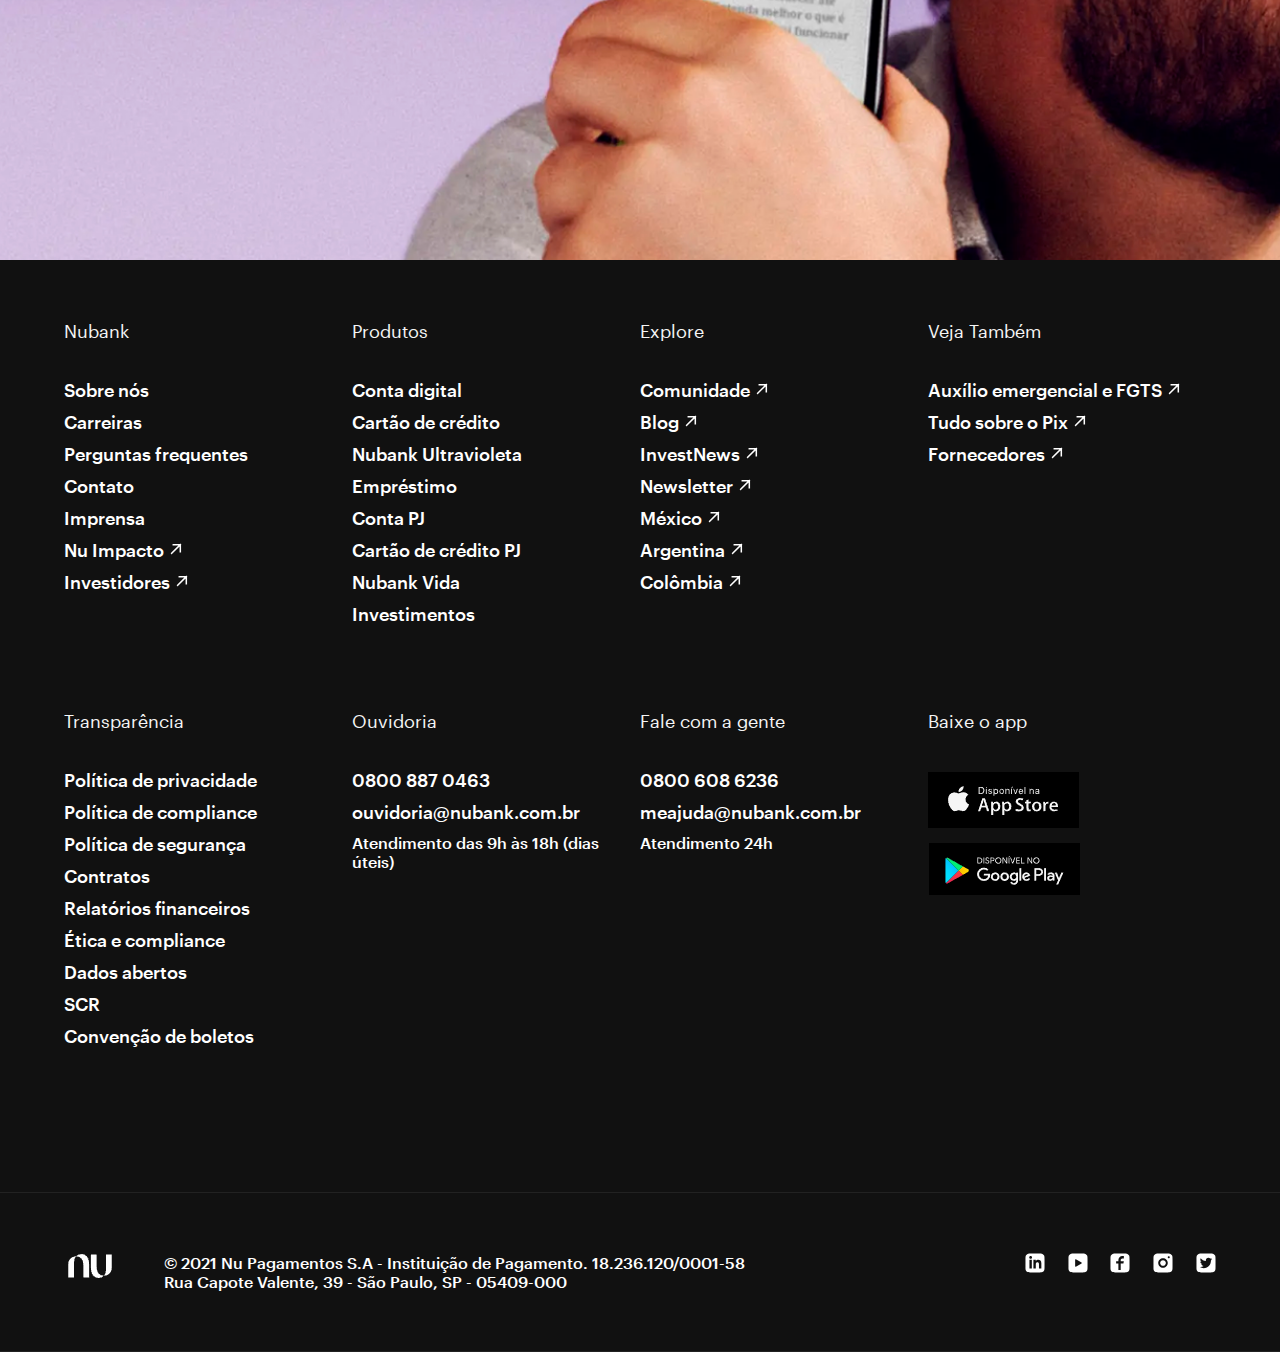
<file: nicolas-unimar-nubank/bem-vindo.html>
<!DOCTYPE html>
<html lang="pt-br">

<head>
    <meta charset="UTF-8">
    <meta http-equiv="X-UA-Compatible" content="IE=edge">
    <meta name="viewport" content="width=device-width, initial-scale=1.0">
    <link rel="icon" type="image/png" sizes="16x16" href="img/favicon-32x32.png">
    <title>Nubank - Finalmente você no controle do seu dinheiro</title>
    <link rel="stylesheet" href="css/main.css">
</head>

<body>
    <header class="nav-header">
        <div class="logo">
            <img src="img/logo.png" alt="Logo Nu Bank">
        </div>
        <nav class="nav-navigator">
            <ul class="nav-list">
                <li><a href="#" class="nav-list-item active">Página Inicial</a></li>
                <li><a href="#" class="nav-list-item">Para você <svg xmlns="http://www.w3.org/2000/svg" width="20" height="20" fill="currentColor" viewBox="0 0 20 20" class="sc-qQYBZ dyrgJG sc-pbYBj ccFFpp" color="currentColor" role="img"><title> </title><g>
                    <path fill-rule="evenodd" clip-rule="evenodd" d="M4.375 8.78l1.25-1.56L10 10.72l4.375-3.5 1.25 1.56L10 13.28l-5.625-4.5z"></path>
                    </g></svg>
                    
                </a>
                <div class="nav-list-secondary">
                    <ul>
                        <li><p>Nubank</p></li>
                        <li><a href="#">Cartão de crédito</a></li>
                        <li><a href="#">Conta do Nubank</a></li>
                        <li><a href="#">Tudo sobre Pix</a></li>
                    </ul>
                    <ul>
                        <li><p>Nubank Ultravioleta</p></li>
                        <li><a href="#">Cartão de crédito <span>novo</span></a></li>
                    </ul>
                    <ul>
                        <li><p>Nubank Seguros</p></li>
                        <li><a href="#">Seguro de Vida</a></li>
                        <li><a href="#">Seguro de Celular <span>novo</span></a></li>
                    </ul>
                    <ul>
                        <li><p>Outros produtos</p></li>
                        <li><a href="#">Empréstimo Pessoal</a></li>
                        <li><a href="#">Investimentos <span>novo</span></a></li>
                    </ul>
                </div>
                    

                </li>
                <li><a href="#" class="nav-list-item">Para seu negócio<svg xmlns="http://www.w3.org/2000/svg" width="20" height="20" fill="currentColor" viewBox="0 0 20 20" class="sc-qQYBZ dyrgJG sc-pbYBj ccFFpp" color="currentColor" role="img"><title> </title><g>
                    <path fill-rule="evenodd" clip-rule="evenodd" d="M4.375 8.78l1.25-1.56L10 10.72l4.375-3.5 1.25 1.56L10 13.28l-5.625-4.5z"></path>
                    </g></svg></a>
                    <div class="nav-list-secondary">
                        <ul>
                            <li><p>Nubank PJ</p></li>
                            <li><a href="#">Conta PJ</a></li>
                            <li><a href="#">Cartão de crédito PJ <span>novo</span></a></li>
                        </ul>
                        <ul>
                            <li><p>Pagamentos</p></li>
                            <li><a href="#">NuTap <span>novo</span></a></li>
                        </ul>
                    </div>
                </li>
                <li><a href="#" class="nav-list-item">O Nubank<svg xmlns="http://www.w3.org/2000/svg" width="20" height="20" fill="currentColor" viewBox="0 0 20 20" class="sc-qQYBZ dyrgJG sc-pbYBj ccFFpp" color="currentColor" role="img"><title> </title><g>
                    <path fill-rule="evenodd" clip-rule="evenodd" d="M4.375 8.78l1.25-1.56L10 10.72l4.375-3.5 1.25 1.56L10 13.28l-5.625-4.5z"></path>
                    </g></svg></a>
                    <div class="nav-list-secondary">
                        <ul>
                            <li><p>Sobre nós</p></li>
                            <li><a href="#">O Nu</a></li>
                            <li><a href="#">Sala de imprensa</a></li>
                            <li><a href="#">Carreiras</a></li>
                            <li><a href="#">Nu Impacto</a></li>
                            <li><a href="#">Investidores</a></li>
                        </ul>
                        <ul>
                            <li><p>Outros canais</p></li>
                            <li><a href="#">Blog</a></li>
                            <li><a href="#">Newsletter</a></li>
                            <li><a href="#">Comunidade</a></li>
                            <li><a href="#">InvestNews</a></li>
                        </ul>
                        <ul>
                            <li><p>Nubank pelo mundo</p></li>
                            <li><a href="#">México</a></li>
                            <li><a href="#">Colômbia</a></li>
                            <li><a href="#">Argentina</a></li>
                            <li><a href="#">Nu Internacional</a></li>
                        </ul>
                    </div>
                </li>
                <li><a href="#" class="nav-list-item">Perguntas</a></li>
            </ul>
        </nav>
        <div class="nav-login">
            <a href="./index.html" class="nav-login-item">
                Sair
                <svg xmlns="http://www.w3.org/2000/svg" width="20" height="20" fill="none" viewBox="0 0 21 20"
                    class="sc-qQYBZ dyrgJG sc-pbYBj ccFFpp" color="currentColor" role="img">
                    <g>
                        <path fill-rule="evenodd" clip-rule="evenodd"
                            d="M12.9545 2.98023e-07L16.2273 0C18.587 -2.38419e-07 20.5 1.91297 20.5 4.27273V15.7273C20.5 18.087 18.587 20 16.2273 20H12.9545V18H16.2273C17.4825 18 18.5 16.9825 18.5 15.7273V4.27273C18.5 3.01754 17.4825 2 16.2273 2L12.9545 2V2.98023e-07ZM9.79802 4.79289L14.975 9.96993L9.82806 15.5848L8.35375 14.2334L11.3177 11L0.5 11V9L11.1767 9L8.3838 6.20711L9.79802 4.79289Z"
                            fill="currentColor"></path>
                    </g>
                </svg>
            </a>
        </div>
    </header>

    <section class="section bg-cinza">
        <div class="section-wrapper">
            <div class="section-info">
                <h2>
                    Bem Vindo(a)!
                </h2>
                <p>
                    Obrigado por estar de volta, o que faremos hoje?
                </p>
                <a href="#">Ir navegar
                    <svg xmlns="http://www.w3.org/2000/svg" width="16" height="16" fill="none" viewBox="0 0 21 20"
                        class="sc-pzMyG gRERfq sc-pYA-dN edUYoV" color="currentColor" role="img">
                        <title>
                            <fontsninja-text id="fontsninja-text-178" class="fontsninja-family-27487">Internal Link
                            </fontsninja-text>
                        </title>
                        <g>
                            <path d="M18.5 10H2.5M18.5 10L12 16.5M18.5 10L12 3.5" stroke="currentColor" stroke-width="2"
                                stroke-linecap="square" stroke-linejoin="round"></path>
                        </g>
                    </svg>
                </a>
            </div>

            <div class="section-img">
                <img src="img/img3.png">
            </div>
        </div>
    </section>

    
    <section class="section-img terceira">
        <div class="section-img-content">
            <p>
                NuCommunity<br>
                A comunidade oficial do Nubank para você tirar dúvidas e compartilhar ideias.
            </p>
            <a href="#">Saiba mais sobre como fazemos isso
                <svg xmlns="http://www.w3.org/2000/svg" width="16" height="16" fill="none" viewBox="0 0 21 20"
                    class="sc-pzMyG gRERfq sc-pYA-dN edUYoV" color="currentColor" role="img">
                    <title>
                        <fontsninja-text id="fontsninja-text-178" class="fontsninja-family-27487">Internal Link
                        </fontsninja-text>
                    </title>
                    <g>
                        <path d="M18.5 10H2.5M18.5 10L12 16.5M18.5 10L12 3.5" stroke="currentColor" stroke-width="2"
                            stroke-linecap="square" stroke-linejoin="round"></path>
                    </g>
                </svg>
            </a>
        </div>
    </section>

    <footer>
        <div class="footer">
            <div class="footer-wrapper">
                <div class="footer-content">
                    <p>Nubank</p>
                    <ul>
                        <li><a href="#">Sobre nós</a></li>
                        <li><a href="#">Carreiras</a></li>
                        <li><a href="#">Perguntas frequentes</a></li>
                        <li><a href="#">Contato</a></li>
                        <li><a href="#">Imprensa</a></li>
                        <li>
                            <a href="#">
                                Nu Impacto
                                <svg xmlns="http://www.w3.org/2000/svg" width="16" height="16" fill="none"
                                    viewBox="0 0 21 20" class="sc-pzMyG gRERfq sc-pYA-dN edUYoV" color="currentColor"
                                    role="img">
                                    <title>
                                        <fontsninja-text id="fontsninja-text-178" class="fontsninja-family-27487">Internal
                                            Link
                                        </fontsninja-text>
                                    </title>
                                    <g>
                                        <path d="M18.5 10H2.5M18.5 10L12 16.5M18.5 10L12 3.5" stroke="currentColor"
                                            stroke-width="2" stroke-linecap="square" stroke-linejoin="round"></path>
                                    </g>
                                </svg>
                            </a>
                        </li>
                        <li>
                            <a href="#">
                                Investidores
                                <svg xmlns="http://www.w3.org/2000/svg" width="16" height="16" fill="none"
                                    viewBox="0 0 21 20" class="sc-pzMyG gRERfq sc-pYA-dN edUYoV" color="currentColor"
                                    role="img">
                                    <title>
                                        <fontsninja-text id="fontsninja-text-178" class="fontsninja-family-27487">Internal
                                            Link
                                        </fontsninja-text>
                                    </title>
                                    <g>
                                        <path d="M18.5 10H2.5M18.5 10L12 16.5M18.5 10L12 3.5" stroke="currentColor"
                                            stroke-width="2" stroke-linecap="square" stroke-linejoin="round"></path>
                                    </g>
                                </svg>
                            </a>
                        </li>
                    </ul>
                </div>
                <div class="footer-content">
                    <p>Produtos</p>
                    <ul>
                        <li><a href="#">Conta digital</a></li>
                        <li><a href="#">Cartão de crédito</a></li>
                        <li><a href="#">Nubank Ultravioleta</a></li>
                        <li><a href="#">Empréstimo</a></li>
                        <li><a href="#">Conta PJ</a></li>
                        <li><a href="#">Cartão de crédito PJ</a></li>
                        <li><a href="#">Nubank Vida</a></li>
                        <li><a href="#">Investimentos</a></li>
                    </ul>
                </div>
                <div class="footer-content">
                    <p>Explore</p>
                    <ul>
                        <li>
                            <a href="#">
                                Comunidade
                                <svg xmlns="http://www.w3.org/2000/svg" width="16" height="16" fill="none"
                                    viewBox="0 0 21 20" class="sc-pzMyG gRERfq sc-pYA-dN edUYoV" color="currentColor"
                                    role="img">
                                    <title>
                                        <fontsninja-text id="fontsninja-text-178" class="fontsninja-family-27487">Internal
                                            Link
                                        </fontsninja-text>
                                    </title>
                                    <g>
                                        <path d="M18.5 10H2.5M18.5 10L12 16.5M18.5 10L12 3.5" stroke="currentColor"
                                            stroke-width="2" stroke-linecap="square" stroke-linejoin="round"></path>
                                    </g>
                                </svg>
                            </a>
                        </li>
                        <li>
                            <a href="#">
                                Blog
                                <svg xmlns="http://www.w3.org/2000/svg" width="16" height="16" fill="none"
                                    viewBox="0 0 21 20" class="sc-pzMyG gRERfq sc-pYA-dN edUYoV" color="currentColor"
                                    role="img">
                                    <title>
                                        <fontsninja-text id="fontsninja-text-178" class="fontsninja-family-27487">Internal
                                            Link
                                        </fontsninja-text>
                                    </title>
                                    <g>
                                        <path d="M18.5 10H2.5M18.5 10L12 16.5M18.5 10L12 3.5" stroke="currentColor"
                                            stroke-width="2" stroke-linecap="square" stroke-linejoin="round"></path>
                                    </g>
                                </svg>
                            </a>
                        </li>
                        <li>
                            <a href="#">
                                InvestNews
                                <svg xmlns="http://www.w3.org/2000/svg" width="16" height="16" fill="none"
                                    viewBox="0 0 21 20" class="sc-pzMyG gRERfq sc-pYA-dN edUYoV" color="currentColor"
                                    role="img">
                                    <title>
                                        <fontsninja-text id="fontsninja-text-178" class="fontsninja-family-27487">Internal
                                            Link
                                        </fontsninja-text>
                                    </title>
                                    <g>
                                        <path d="M18.5 10H2.5M18.5 10L12 16.5M18.5 10L12 3.5" stroke="currentColor"
                                            stroke-width="2" stroke-linecap="square" stroke-linejoin="round"></path>
                                    </g>
                                </svg>
                            </a>
                        </li>
                        <li>
                            <a href="#">
                                Newsletter
                                <svg xmlns="http://www.w3.org/2000/svg" width="16" height="16" fill="none"
                                    viewBox="0 0 21 20" class="sc-pzMyG gRERfq sc-pYA-dN edUYoV" color="currentColor"
                                    role="img">
                                    <title>
                                        <fontsninja-text id="fontsninja-text-178" class="fontsninja-family-27487">Internal
                                            Link
                                        </fontsninja-text>
                                    </title>
                                    <g>
                                        <path d="M18.5 10H2.5M18.5 10L12 16.5M18.5 10L12 3.5" stroke="currentColor"
                                            stroke-width="2" stroke-linecap="square" stroke-linejoin="round"></path>
                                    </g>
                                </svg>
                            </a>
                        </li>
                        <li>
                            <a href="#">
                                México
                                <svg xmlns="http://www.w3.org/2000/svg" width="16" height="16" fill="none"
                                    viewBox="0 0 21 20" class="sc-pzMyG gRERfq sc-pYA-dN edUYoV" color="currentColor"
                                    role="img">
                                    <title>
                                        <fontsninja-text id="fontsninja-text-178" class="fontsninja-family-27487">Internal
                                            Link
                                        </fontsninja-text>
                                    </title>
                                    <g>
                                        <path d="M18.5 10H2.5M18.5 10L12 16.5M18.5 10L12 3.5" stroke="currentColor"
                                            stroke-width="2" stroke-linecap="square" stroke-linejoin="round"></path>
                                    </g>
                                </svg>
                            </a>
                        </li>
                        <li>
                            <a href="#">
                                Argentina
                                <svg xmlns="http://www.w3.org/2000/svg" width="16" height="16" fill="none"
                                    viewBox="0 0 21 20" class="sc-pzMyG gRERfq sc-pYA-dN edUYoV" color="currentColor"
                                    role="img">
                                    <title>
                                        <fontsninja-text id="fontsninja-text-178" class="fontsninja-family-27487">Internal
                                            Link
                                        </fontsninja-text>
                                    </title>
                                    <g>
                                        <path d="M18.5 10H2.5M18.5 10L12 16.5M18.5 10L12 3.5" stroke="currentColor"
                                            stroke-width="2" stroke-linecap="square" stroke-linejoin="round"></path>
                                    </g>
                                </svg>
                            </a>
                        </li>
                        <li>
                            <a href="#">
                                Colômbia
                                <svg xmlns="http://www.w3.org/2000/svg" width="16" height="16" fill="none"
                                    viewBox="0 0 21 20" class="sc-pzMyG gRERfq sc-pYA-dN edUYoV" color="currentColor"
                                    role="img">
                                    <title>
                                        <fontsninja-text id="fontsninja-text-178" class="fontsninja-family-27487">Internal
                                            Link
                                        </fontsninja-text>
                                    </title>
                                    <g>
                                        <path d="M18.5 10H2.5M18.5 10L12 16.5M18.5 10L12 3.5" stroke="currentColor"
                                            stroke-width="2" stroke-linecap="square" stroke-linejoin="round"></path>
                                    </g>
                                </svg>
                            </a>
                        </li>
                    </ul>
                </div>
    
                <div class="footer-content">
                    <p>Veja Também</p>
                    <ul>
                        <li>
                            <a href="#">
                                Auxílio emergencial e FGTS
    
                                <svg xmlns="http://www.w3.org/2000/svg" width="16" height="16" fill="none"
                                    viewBox="0 0 21 20" class="sc-pzMyG gRERfq sc-pYA-dN edUYoV" color="currentColor"
                                    role="img">
                                    <title>
                                        <fontsninja-text id="fontsninja-text-178" class="fontsninja-family-27487">Internal
                                            Link
                                        </fontsninja-text>
                                    </title>
                                    <g>
                                        <path d="M18.5 10H2.5M18.5 10L12 16.5M18.5 10L12 3.5" stroke="currentColor"
                                            stroke-width="2" stroke-linecap="square" stroke-linejoin="round"></path>
                                    </g>
                                </svg>
                            </a>
                        </li>
                        <li>
                            <a href="#">
                                Tudo sobre o Pix
    
                                <svg xmlns="http://www.w3.org/2000/svg" width="16" height="16" fill="none"
                                    viewBox="0 0 21 20" class="sc-pzMyG gRERfq sc-pYA-dN edUYoV" color="currentColor"
                                    role="img">
                                    <title>
                                        <fontsninja-text id="fontsninja-text-178" class="fontsninja-family-27487">Internal
                                            Link
                                        </fontsninja-text>
                                    </title>
                                    <g>
                                        <path d="M18.5 10H2.5M18.5 10L12 16.5M18.5 10L12 3.5" stroke="currentColor"
                                            stroke-width="2" stroke-linecap="square" stroke-linejoin="round"></path>
                                    </g>
                                </svg>
                            </a>
                        </li>
                        <li>
                            <a href="#">
                                Fornecedores
                                <svg xmlns="http://www.w3.org/2000/svg" width="16" height="16" fill="none"
                                    viewBox="0 0 21 20" class="sc-pzMyG gRERfq sc-pYA-dN edUYoV" color="currentColor"
                                    role="img">
                                    <title>
                                        <fontsninja-text id="fontsninja-text-178" class="fontsninja-family-27487">Internal
                                            Link
                                        </fontsninja-text>
                                    </title>
                                    <g>
                                        <path d="M18.5 10H2.5M18.5 10L12 16.5M18.5 10L12 3.5" stroke="currentColor"
                                            stroke-width="2" stroke-linecap="square" stroke-linejoin="round"></path>
                                    </g>
                                </svg>
                            </a>
                        </li>
                    </ul>
                </div>
            </div>
            <div class="footer-wrapper">
                <div class="footer-content">
                    <p>Transparência</p>
                    <ul>
                        <li><a href="#">Política de privacidade</a></li>
                        <li><a href="#">Política de compliance</a></li>
                        <li><a href="#">Política de segurança</a></li>
                        <li><a href="#">Contratos</a></li>
                        <li><a href="#">Relatórios financeiros</a></li>
                        <li><a href="#">Ética e compliance</a></li>
                        <li><a href="#">Dados abertos</a></li>
                        <li><a href="#">SCR</a></li>
                        <li><a href="#">Convenção de boletos</a></li>
                    </ul>
                </div>
                <div class="footer-content">
                    <p>Ouvidoria</p>
                    <ul>
                        <li><a href="#">0800 887 0463</a></li>
                        <li><a href="#">ouvidoria@nubank.com.br</a></li>
                        <li>Atendimento das 9h às 18h (dias úteis)</li>
                    </ul>
                </div>
    
                <div class="footer-content">
                    <p>Fale com a gente</p>
                    <ul>
                        <li><a href="#">0800 608 6236</a></li>
                        <li><a href="#">meajuda@nubank.com.br</a></li>
                        <li>Atendimento 24h</li>
                    </ul>
                </div>
                <div class="footer-content">
                    <p>Baixe o app</p>
                    <ul>
                        <li><a href="https://apps.apple.com/br/app/nubank-conta-e-cartão/id814456780"><img src="img/applestore.png" alt=""></a></li>
                        <li><a href="https://play.google.com/store/apps/details?id=com.nu.production&hl=pt_BR&gl=US"><img src="img/playstore.png" alt=""></a></li>
                    </ul>
                </div>
    
            </div>
        </div>
        <div class="footer">
            <div class="footer-secondary">
                <img src="img/logonurodape.png">
                <p>
                    © 2021 Nu Pagamentos S.A - Instituição de Pagamento. 18.236.120/0001-58<br>
                    Rua Capote Valente, 39 - São Paulo, SP - 05409-000
                </p>
                <div class="footer-icons">
                    <a href="https://www.linkedin.com/company/nubank/">
                        <svg xmlns="http://www.w3.org/2000/svg" width="20" height="20" fill="#ffffff" viewBox="0 0 21 20" class="sc-pzMyG ePQHgl" color="white" role="img"><title>LinkedIn</title><g>
                            <path fill-rule="evenodd" clip-rule="evenodd" d="M.936 2.184C.5 3.04.5 4.16.5 6.4v7.2c0 2.24 0 3.36.436 4.216a4 4 0 001.748 1.748C3.54 20 4.66 20 6.9 20h7.2c2.24 0 3.36 0 4.216-.436a4 4 0 001.748-1.748c.436-.856.436-1.976.436-4.216V6.4c0-2.24 0-3.36-.436-4.216A4 4 0 0018.316.436C17.46 0 16.34 0 14.1 0H6.9C4.66 0 3.54 0 2.684.436A4 4 0 00.936 2.184zm3.73 4.483v9.166h2.5V6.667h-2.5zM4.459 4.14c0 .812.654 1.47 1.459 1.47.806 0 1.458-.658 1.458-1.47 0-.812-.653-1.47-1.458-1.47-.805 0-1.458.658-1.458 1.47zm10.209 11.693h2.5v-5.632c0-4.378-4.67-4.219-5.834-2.064v-1.47h-2.5v9.166h2.5v-4.67c0-2.594 3.334-2.806 3.334 0v4.67z"></path>
                          </g></svg>
                    </a>
                    <a href="https://www.youtube.com/c/Nubank">
                        <svg xmlns="http://www.w3.org/2000/svg" width="20" height="20" fill="#ffffff" viewBox="0 0 21 20" class="sc-pzMyG ePQHgl" color="white" role="img"><title>Youtube Icon</title><g>
                            <path fill-rule="evenodd" clip-rule="evenodd" d="M0.935974 2.18404C0.5 3.03969 0.5 4.15979 0.5 6.4V13.6C0.5 15.8402 0.5 16.9603 0.935974 17.816C1.31947 18.5686 1.93139 19.1805 2.68404 19.564C3.53969 20 4.65979 20 6.9 20H14.1C16.3402 20 17.4603 20 18.316 19.564C19.0686 19.1805 19.6805 18.5686 20.064 17.816C20.5 16.9603 20.5 15.8402 20.5 13.6V6.4C20.5 4.15979 20.5 3.03969 20.064 2.18404C19.6805 1.43139 19.0686 0.819467 18.316 0.435974C17.4603 0 16.3402 0 14.1 0H6.9C4.65979 0 3.53969 0 2.68404 0.435974C1.93139 0.819467 1.31947 1.43139 0.935974 2.18404ZM14.2443 9.59091L8.2485 6.06817C7.91378 5.87151 7.5 6.12386 7.5 6.52465V13.4754C7.5 13.8735 7.9088 14.1261 8.24342 13.9348L14.2392 10.5068C14.5846 10.3093 14.5875 9.79258 14.2443 9.59091Z" fill="#ffffff"></path>
                          </g></svg>
                    </a>
                    <a href="https://www.facebook.com/nubank/">
                        <svg xmlns="http://www.w3.org/2000/svg" width="20" height="20" fill="#ffffff" viewBox="0 0 21 20" class="sc-pzMyG ePQHgl" color="white" role="img"><title>Facebook</title><g>
                            <path fill-rule="evenodd" clip-rule="evenodd" d="M.936 2.184C.5 3.04.5 4.16.5 6.4v7.2c0 2.24 0 3.36.436 4.216a4 4 0 001.748 1.748C3.54 20 4.66 20 6.9 20h7.2c2.24 0 3.36 0 4.216-.436a4 4 0 001.748-1.748c.436-.856.436-1.976.436-4.216V6.4c0-2.24 0-3.36-.436-4.216A4 4 0 0018.316.436C17.46 0 16.34 0 14.1 0H6.9C4.66 0 3.54 0 2.684.436A4 4 0 00.936 2.184zM11.245 17.3v-6.743h2.84l.428-2.514h-3.268V6.87c0-.91.718-1.657 1.616-1.657h1.69V2.7h-1.69c-2.231 0-4.05 1.862-4.05 4.171v1.172h-2.36v2.514h2.36V17.3h2.434z"></path>
                          </g></svg>
                    </a>
                    <a href="https://www.instagram.com/nubank/?hl=pt-br">
                        <svg xmlns="http://www.w3.org/2000/svg" width="20" height="20" fill="#ffffff" viewBox="0 0 21 20" class="sc-pzMyG ePQHgl" color="white" role="img"><title>Instagram Icon</title><g>
                            <path d="M10.5 7C8.84315 7 7.5 8.34315 7.5 10C7.5 11.6569 8.84315 13 10.5 13C12.1569 13 13.5 11.6569 13.5 10C13.5 8.34315 12.1569 7 10.5 7Z" fill="#ffffff"></path>
                            <path fill-rule="evenodd" clip-rule="evenodd" d="M0.935974 2.18404C0.5 3.03969 0.5 4.15979 0.5 6.4V13.6C0.5 15.8402 0.5 16.9603 0.935974 17.816C1.31947 18.5686 1.93139 19.1805 2.68404 19.564C3.53969 20 4.65979 20 6.9 20H14.1C16.3402 20 17.4603 20 18.316 19.564C19.0686 19.1805 19.6805 18.5686 20.064 17.816C20.5 16.9603 20.5 15.8402 20.5 13.6V6.4C20.5 4.15979 20.5 3.03969 20.064 2.18404C19.6805 1.43139 19.0686 0.819467 18.316 0.435974C17.4603 0 16.3402 0 14.1 0H6.9C4.65979 0 3.53969 0 2.68404 0.435974C1.93139 0.819467 1.31947 1.43139 0.935974 2.18404ZM16.5417 5.08333C17.117 5.08333 17.5833 4.61696 17.5833 4.04167C17.5833 3.46637 17.117 3 16.5417 3C15.9664 3 15.5 3.46637 15.5 4.04167C15.5 4.61696 15.9664 5.08333 16.5417 5.08333ZM5.5 10C5.5 7.23858 7.73858 5 10.5 5C13.2614 5 15.5 7.23858 15.5 10C15.5 12.7614 13.2614 15 10.5 15C7.73858 15 5.5 12.7614 5.5 10Z" fill="#ffffff"></path>
                          </g></svg>
                    </a>
                    <a href="https://twitter.com/nubank?ref_src=twsrc%5Egoogle%7Ctwcamp%5Eserp%7Ctwgr%5Eauthor">
                        <svg xmlns="http://www.w3.org/2000/svg" width="20" height="20" fill="#ffffff" viewBox="0 0 21 20" class="sc-pzMyG ePQHgl" color="white" role="img"><title>Twitter Icon</title><g>
                            <path fill-rule="evenodd" clip-rule="evenodd" d="M0.5 6.4C0.5 4.15979 0.5 3.03969 0.935974 2.18404C1.31947 1.43139 1.93139 0.819467 2.68404 0.435974C3.53969 0 4.65979 0 6.9 0H14.1C16.3402 0 17.4603 0 18.316 0.435974C19.0686 0.819467 19.6805 1.43139 20.064 2.18404C20.5 3.03969 20.5 4.15979 20.5 6.4V13.6C20.5 15.8402 20.5 16.9603 20.064 17.816C19.6805 18.5686 19.0686 19.1805 18.316 19.564C17.4603 20 16.3402 20 14.1 20H6.9C4.65979 20 3.53969 20 2.68404 19.564C1.93139 19.1805 1.31947 18.5686 0.935974 17.816C0.5 16.9603 0.5 15.8402 0.5 13.6V6.4ZM15.6735 7.60187C15.6735 11.2667 12.9892 15.5 8.08363 15.5C6.58023 15.5 5.17567 15.0399 4 14.2603C4.20808 14.2874 4.42137 14.2982 4.63465 14.2982C5.88315 14.2982 7.03281 13.8543 7.94838 13.1073C6.78311 13.0856 5.79472 12.2844 5.45658 11.1801C5.61785 11.2126 5.78431 11.2288 5.95598 11.2288C6.20048 11.2288 6.43457 11.1964 6.65826 11.1314C5.44098 10.877 4.52021 9.75098 4.52021 8.40846V8.37057C4.87915 8.57628 5.29012 8.70079 5.72709 8.71703C5.01441 8.219 4.54102 7.36909 4.54102 6.40551C4.54102 5.89665 4.67107 5.42028 4.89996 5.00886C6.21609 6.68701 8.18247 7.79675 10.3986 7.91043C10.3569 7.70472 10.3309 7.4936 10.3309 7.27707C10.3309 5.74508 11.5274 4.5 12.9996 4.5C13.7643 4.5 14.4562 4.83563 14.9452 5.37697C15.5538 5.25246 16.126 5.0251 16.6411 4.70571C16.4382 5.35531 16.0168 5.90207 15.4654 6.24311C16.0064 6.17274 16.5214 6.02657 17 5.80463C16.6411 6.3622 16.1885 6.85482 15.6683 7.24459C15.6735 7.36368 15.6735 7.48278 15.6735 7.60187Z" fill="#ffffff"></path>
                          </g></svg>
                    </a>
                </div>
            </div>
        </div>
    </footer>

    <script src="js/main.js"></script>
</body>

</html>
</file>
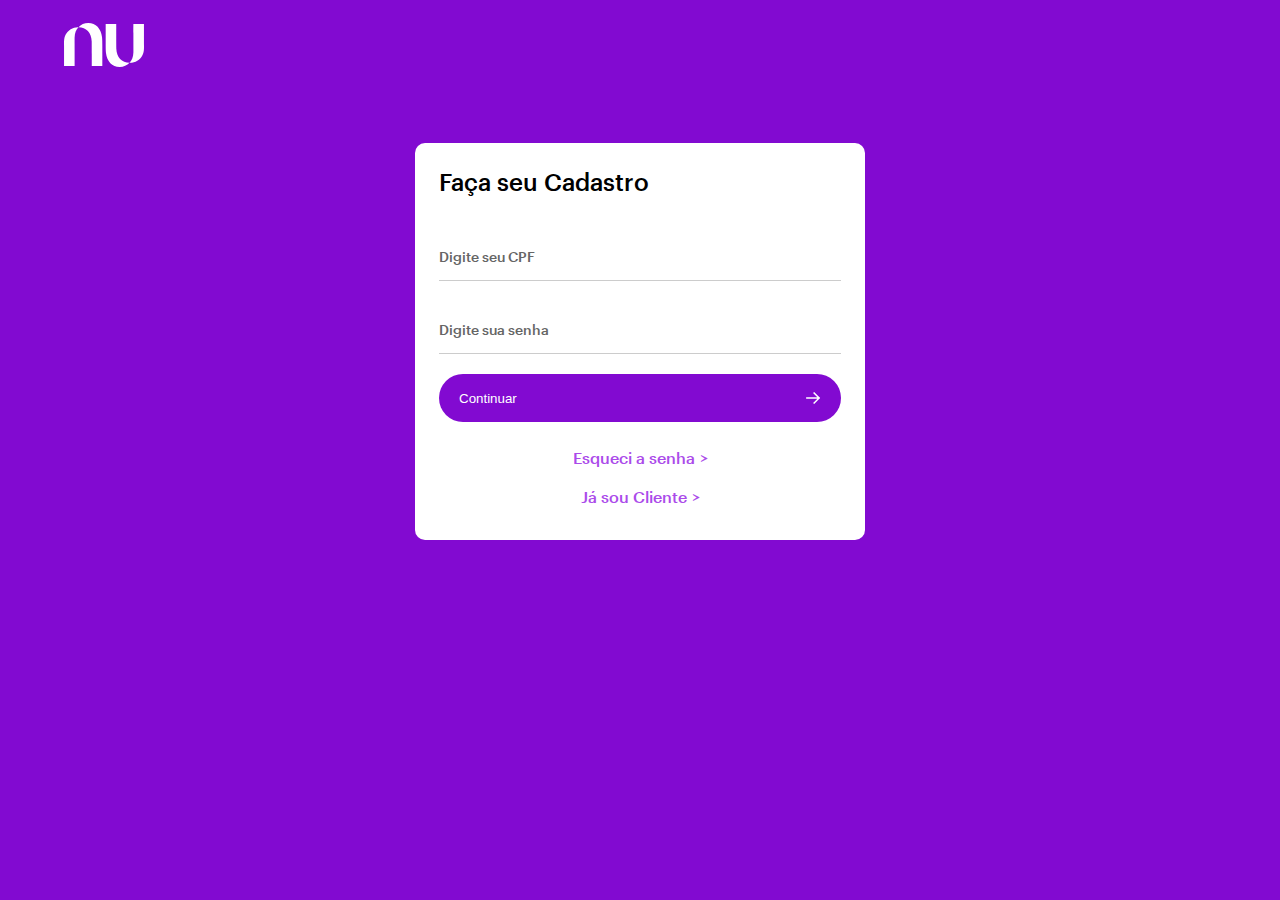
<file: nicolas-unimar-nubank/cadastro.html>
<!DOCTYPE html>
<html lang="pt-br">

<head>
    <meta charset="UTF-8">
    <meta http-equiv="X-UA-Compatible" content="IE=edge">
    <meta name="viewport" content="width=device-width, initial-scale=1.0">
    <link rel="icon" type="image/png" sizes="16x16" href="img/favicon-32x32.png">
    <title>Nubank - Finalmente você no controle do seu dinheiro</title>
    <link rel="stylesheet" href="css/login.css">
</head>

<body>
    <header class="header">
        <a href="#">
            <svg xmlns="http://www.w3.org/2000/svg" width="80" height="50" viewBox="0 0 58 32">
                <path fill="#ffffff"
                    d="M10.4699 3.05246C12.304 1.12557 14.7369 0 17.5951 0C23.1632 0 26.8549 4.06542 27.5612 10.1557C27.7902 12.1335 27.7881 14.9219 27.7858 18.1516C27.7855 18.4828 27.7853 18.8187 27.7853 19.1588V31.2578H20.1281V22.309C20.1281 22.309 20.1125 14.6501 20.0657 13.2187C19.8602 6.98449 16.1695 3.06722 10.4691 3.06301C8.74925 4.88006 7.82773 7.10172 7.69183 10.4987C7.67315 10.9725 7.67785 12.6519 7.68404 14.8653C7.68725 16.0121 7.69086 17.3023 7.69183 18.6424C7.6975 24.4753 7.69183 31.2591 7.69183 31.2591H0.0346685V17.487C0.0346685 17.0151 0.0260685 16.5392 0.0174352 16.0614C6.75514e-05 15.1003 -0.0174352 14.1318 0.0346685 13.1728C0.121182 11.5741 0.397742 10.0025 1.14374 8.54252C2.85132 5.1978 6.35016 3.04426 10.0802 3.04426C10.2105 3.04426 10.3409 3.047 10.4699 3.05246Z" />
                <path fill="#ffffff"
                    d="M57.9653 18.8272C58.0174 17.8682 57.9999 16.8996 57.9826 15.9386C57.9739 15.4608 57.9653 14.9849 57.9653 14.513V0.740867H50.3082C50.3082 0.740867 50.3025 7.52467 50.3082 13.3575C50.3091 14.6976 50.3127 15.9877 50.3159 17.1345C50.3221 19.348 50.3268 21.0274 50.3082 21.5012C50.1723 24.8983 49.2507 27.1199 47.5309 28.937C41.8306 28.9327 38.14 25.0154 37.9344 18.7813C37.8876 17.3499 37.8678 13.7978 37.8678 9.68381V0.735023L30.2163 0.742173V12.8412C30.2163 13.1813 30.216 13.5171 30.2158 13.8484C30.2134 17.0781 30.2114 19.8664 30.4404 21.8443C31.1452 27.9346 34.8369 32 40.405 32C43.2633 32 45.6962 30.8744 47.5303 28.9475C47.6592 28.953 47.7895 28.9557 47.9198 28.9557C51.6498 28.9557 55.1487 26.8022 56.8563 23.4575C57.6023 21.9974 57.8788 20.4259 57.9653 18.8272Z" />
            </svg>
        </a>
    </header>
    <section class="login">
        <div class="hero-form">
            <h2>Faça seu Cadastro</h2>
            <form action="#" method="post" class="form-login validatorForm">

                <label for="cpf">
                    Digite seu CPF
                    <input type="text" class="cpfUser" name="cpf" id="cpf" maxlength="14" data-rules="required|cpf|min:14">
                </label>

                <label for="senha">
                    Digite sua senha
                    <input type="password" class="senha" name="senha" id="senha" data-rules="required|senha">
                </label>

                <button type="submit" class="btn">Continuar
                    <svg xmlns="http://www.w3.org/2000/svg" width="16" height="16" fill="none" viewBox="0 0 21 20"
                        class="sc-pzMyG gRERfq" color="currentColor" role="img">
                        <title>Arrow Right</title>
                        <g>
                            <path d="M18.5 10H2.5M18.5 10L12 16.5M18.5 10L12 3.5" stroke="currentColor" stroke-width="2"
                                stroke-linecap="square" stroke-linejoin="round"></path>
                        </g>
                    </svg>
                </button>

                <div class="form-info">
                    <a href="./esqueci.html">Esqueci a senha</a>
                    <a href="./login.html">Já sou Cliente</a>
                </div>
            </form>
        </div>
    </section>

    <script src="js/main.js"></script>
</body>

</html>
</file>
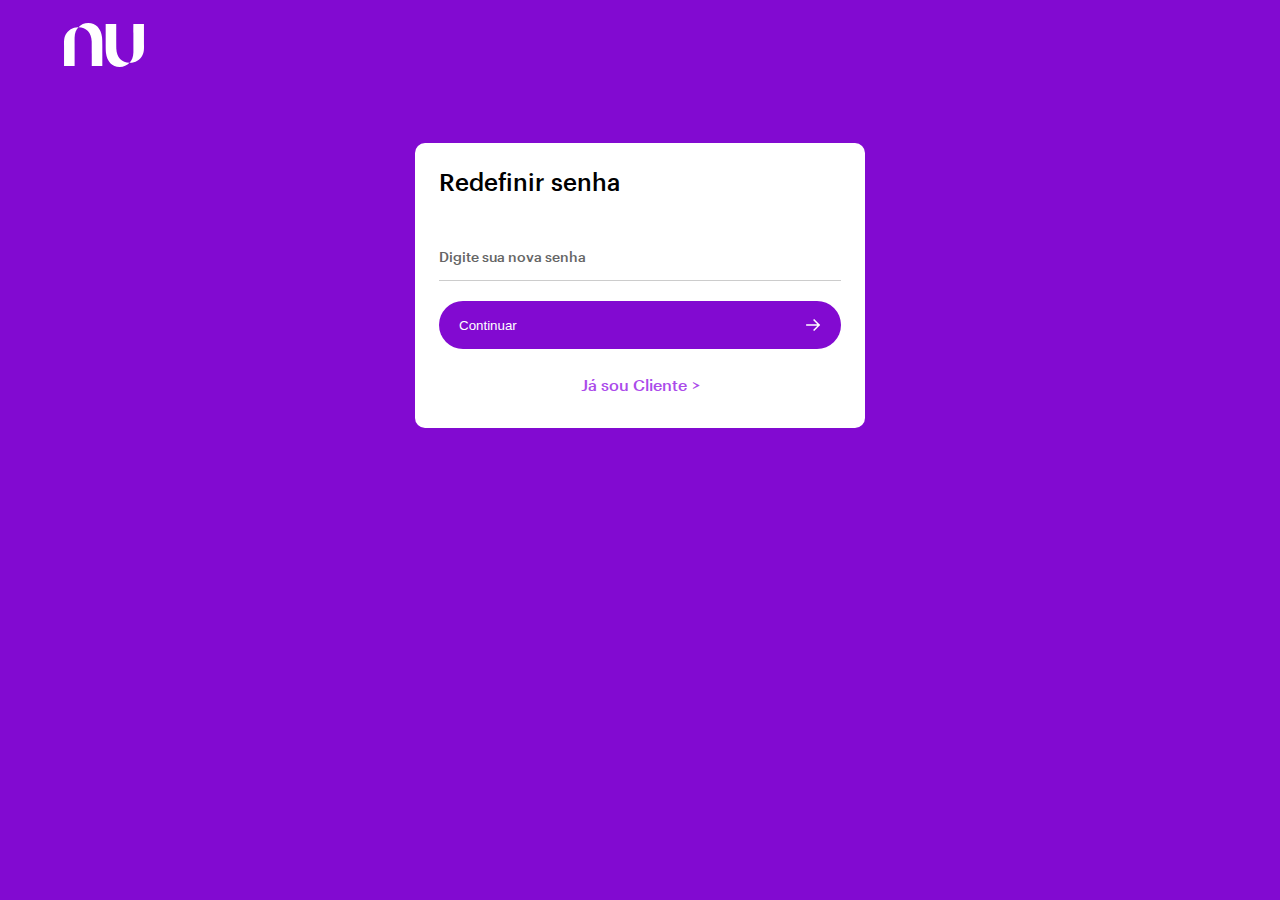
<file: nicolas-unimar-nubank/esqueci.html>
<!DOCTYPE html>
<html lang="pt-br">

<head>
    <meta charset="UTF-8">
    <meta http-equiv="X-UA-Compatible" content="IE=edge">
    <meta name="viewport" content="width=device-width, initial-scale=1.0">
    <link rel="icon" type="image/png" sizes="16x16" href="img/favicon-32x32.png">
    <title>Nubank - Finalmente você no controle do seu dinheiro</title>
    <link rel="stylesheet" href="css/login.css">
</head>

<body>
    <header class="header">
        <a href="#">
            <svg xmlns="http://www.w3.org/2000/svg" width="80" height="50" viewBox="0 0 58 32">
                <path fill="#ffffff"
                    d="M10.4699 3.05246C12.304 1.12557 14.7369 0 17.5951 0C23.1632 0 26.8549 4.06542 27.5612 10.1557C27.7902 12.1335 27.7881 14.9219 27.7858 18.1516C27.7855 18.4828 27.7853 18.8187 27.7853 19.1588V31.2578H20.1281V22.309C20.1281 22.309 20.1125 14.6501 20.0657 13.2187C19.8602 6.98449 16.1695 3.06722 10.4691 3.06301C8.74925 4.88006 7.82773 7.10172 7.69183 10.4987C7.67315 10.9725 7.67785 12.6519 7.68404 14.8653C7.68725 16.0121 7.69086 17.3023 7.69183 18.6424C7.6975 24.4753 7.69183 31.2591 7.69183 31.2591H0.0346685V17.487C0.0346685 17.0151 0.0260685 16.5392 0.0174352 16.0614C6.75514e-05 15.1003 -0.0174352 14.1318 0.0346685 13.1728C0.121182 11.5741 0.397742 10.0025 1.14374 8.54252C2.85132 5.1978 6.35016 3.04426 10.0802 3.04426C10.2105 3.04426 10.3409 3.047 10.4699 3.05246Z" />
                <path fill="#ffffff"
                    d="M57.9653 18.8272C58.0174 17.8682 57.9999 16.8996 57.9826 15.9386C57.9739 15.4608 57.9653 14.9849 57.9653 14.513V0.740867H50.3082C50.3082 0.740867 50.3025 7.52467 50.3082 13.3575C50.3091 14.6976 50.3127 15.9877 50.3159 17.1345C50.3221 19.348 50.3268 21.0274 50.3082 21.5012C50.1723 24.8983 49.2507 27.1199 47.5309 28.937C41.8306 28.9327 38.14 25.0154 37.9344 18.7813C37.8876 17.3499 37.8678 13.7978 37.8678 9.68381V0.735023L30.2163 0.742173V12.8412C30.2163 13.1813 30.216 13.5171 30.2158 13.8484C30.2134 17.0781 30.2114 19.8664 30.4404 21.8443C31.1452 27.9346 34.8369 32 40.405 32C43.2633 32 45.6962 30.8744 47.5303 28.9475C47.6592 28.953 47.7895 28.9557 47.9198 28.9557C51.6498 28.9557 55.1487 26.8022 56.8563 23.4575C57.6023 21.9974 57.8788 20.4259 57.9653 18.8272Z" />
            </svg>
        </a>
    </header>
    <section class="login">
        <div class="hero-form">
            <h2>Redefinir senha</h2>
            <form action="./login.html" method="post" class="form-login validatorForm">
                <input type="hidden" name="password" class="password-hidden">
                <label for="senha">
                    Digite sua nova senha
                    <input type="password" class="senha" name="senha" id="senha" data-rules="required|senha">
                </label>

                <button type="submit" class="btn">Continuar
                    <svg xmlns="http://www.w3.org/2000/svg" width="16" height="16" fill="none" viewBox="0 0 21 20"
                        class="sc-pzMyG gRERfq" color="currentColor" role="img">
                        <title>Arrow Right</title>
                        <g>
                            <path d="M18.5 10H2.5M18.5 10L12 16.5M18.5 10L12 3.5" stroke="currentColor" stroke-width="2"
                                stroke-linecap="square" stroke-linejoin="round"></path>
                        </g>
                    </svg>
                </button>

                <div class="form-info">
                    <a href="./login.html">Já sou Cliente</a>
                </div>
            </form>
        </div>
    </section>

    <script src="js/main.js"></script>
</body>

</html>
</file>
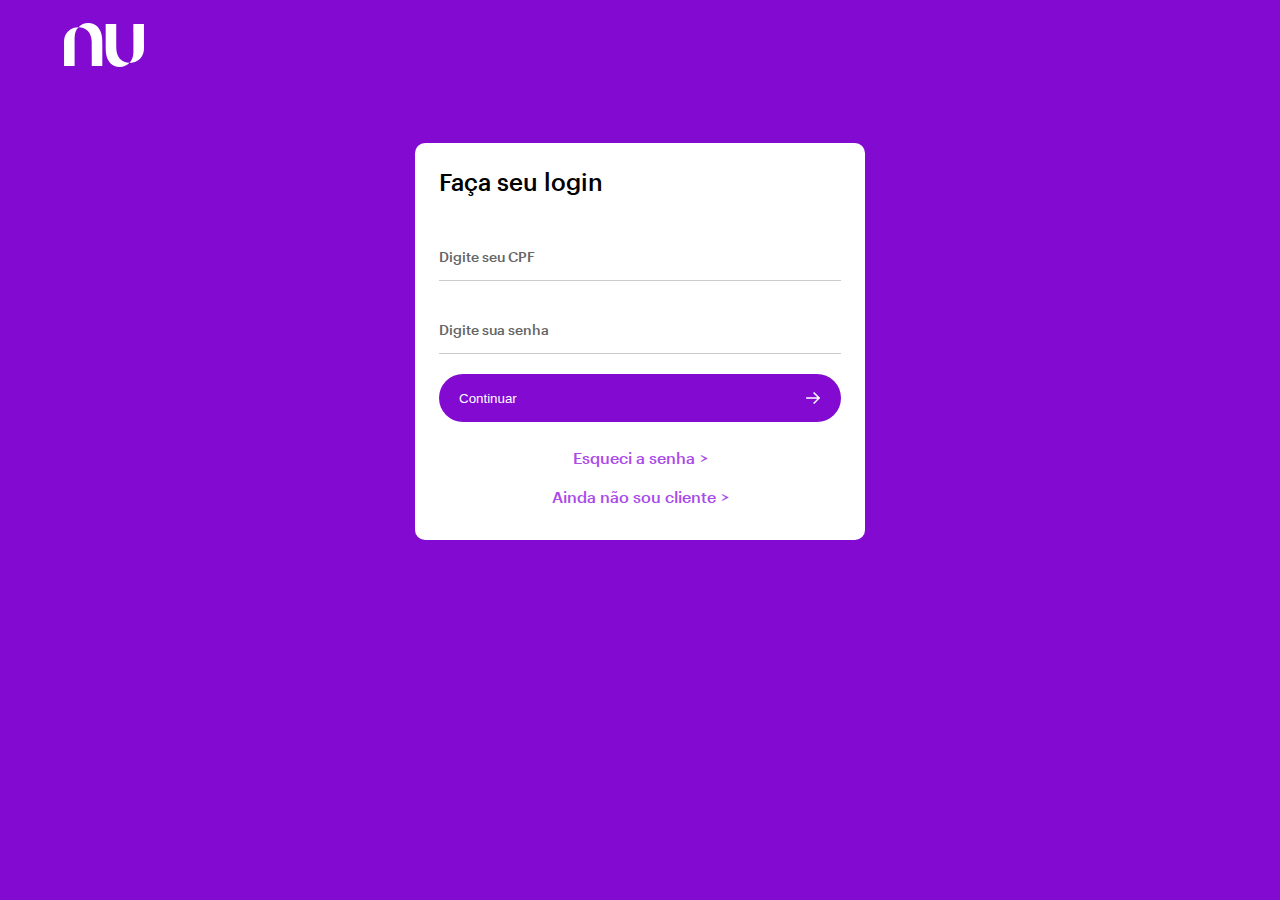
<file: nicolas-unimar-nubank/login.html>
<!DOCTYPE html>
<html lang="pt-br">

<head>
    <meta charset="UTF-8">
    <meta http-equiv="X-UA-Compatible" content="IE=edge">
    <meta name="viewport" content="width=device-width, initial-scale=1.0">
    <link rel="icon" type="image/png" sizes="16x16" href="img/favicon-32x32.png">
    <title>Nubank - Finalmente você no controle do seu dinheiro</title>
    <link rel="stylesheet" href="css/login.css">
</head>

<body>
    <header class="header">
        <a href="#">
            <svg xmlns="http://www.w3.org/2000/svg" width="80" height="50" viewBox="0 0 58 32">
                <path fill="#ffffff"
                    d="M10.4699 3.05246C12.304 1.12557 14.7369 0 17.5951 0C23.1632 0 26.8549 4.06542 27.5612 10.1557C27.7902 12.1335 27.7881 14.9219 27.7858 18.1516C27.7855 18.4828 27.7853 18.8187 27.7853 19.1588V31.2578H20.1281V22.309C20.1281 22.309 20.1125 14.6501 20.0657 13.2187C19.8602 6.98449 16.1695 3.06722 10.4691 3.06301C8.74925 4.88006 7.82773 7.10172 7.69183 10.4987C7.67315 10.9725 7.67785 12.6519 7.68404 14.8653C7.68725 16.0121 7.69086 17.3023 7.69183 18.6424C7.6975 24.4753 7.69183 31.2591 7.69183 31.2591H0.0346685V17.487C0.0346685 17.0151 0.0260685 16.5392 0.0174352 16.0614C6.75514e-05 15.1003 -0.0174352 14.1318 0.0346685 13.1728C0.121182 11.5741 0.397742 10.0025 1.14374 8.54252C2.85132 5.1978 6.35016 3.04426 10.0802 3.04426C10.2105 3.04426 10.3409 3.047 10.4699 3.05246Z" />
                <path fill="#ffffff"
                    d="M57.9653 18.8272C58.0174 17.8682 57.9999 16.8996 57.9826 15.9386C57.9739 15.4608 57.9653 14.9849 57.9653 14.513V0.740867H50.3082C50.3082 0.740867 50.3025 7.52467 50.3082 13.3575C50.3091 14.6976 50.3127 15.9877 50.3159 17.1345C50.3221 19.348 50.3268 21.0274 50.3082 21.5012C50.1723 24.8983 49.2507 27.1199 47.5309 28.937C41.8306 28.9327 38.14 25.0154 37.9344 18.7813C37.8876 17.3499 37.8678 13.7978 37.8678 9.68381V0.735023L30.2163 0.742173V12.8412C30.2163 13.1813 30.216 13.5171 30.2158 13.8484C30.2134 17.0781 30.2114 19.8664 30.4404 21.8443C31.1452 27.9346 34.8369 32 40.405 32C43.2633 32 45.6962 30.8744 47.5303 28.9475C47.6592 28.953 47.7895 28.9557 47.9198 28.9557C51.6498 28.9557 55.1487 26.8022 56.8563 23.4575C57.6023 21.9974 57.8788 20.4259 57.9653 18.8272Z" />
            </svg>
        </a>
    </header>
    <section class="login">
        <div class="hero-form">
            <h2>Faça seu login</h2>
            <form action="bem-vindo.html" class="form-login validatorForm">

                <label for="cpf">
                    Digite seu CPF
                    <input type="text" name="cpf" id="cpf" maxlength="14" data-rules="required|cpf|min:14">
                </label>

                <label for="senha">
                    Digite sua senha
                    <input type="password" name="senha" id="senha" data-rules="required|senha">
                </label>

                <button type="submit" class="btn">Continuar
                    <svg xmlns="http://www.w3.org/2000/svg" width="16" height="16" fill="none" viewBox="0 0 21 20"
                        class="sc-pzMyG gRERfq" color="currentColor" role="img">
                        <title>Arrow Right</title>
                        <g>
                            <path d="M18.5 10H2.5M18.5 10L12 16.5M18.5 10L12 3.5" stroke="currentColor" stroke-width="2"
                                stroke-linecap="square" stroke-linejoin="round"></path>
                        </g>
                    </svg>
                </button>

                <div class="form-info">
                    <a href="./esqueci.html">Esqueci a senha</a>
                    <a href="./cadastro.html">Ainda não sou cliente</a>
                </div>
            </form>
        </div>
    </section>

    <script src="js/main.js"></script>
</body>

</html>
</file>
<file: nicolas-unimar-nubank/css/main.css>
* {
  margin: 0;
  padding: 0;
  box-sizing: border-box;
}

@font-face {
  font-family: Graphik-Medium;
  src: local(Graphik-Medium), url(../fonts/Graphik-Medium.woff2);
  font-weight: 600;
}
@font-face {
  font-family: Graphik-Regular;
  src: local(Graphik-Regular), url(../fonts/Graphik-Regular.woff2);
}
body {
  font-family: Graphik-Medium, sans-serif;
}

ul {
  list-style: none;
}

a {
  text-decoration: none;
}

.nav-header {
  background-color: #FFFFFF;
  padding: 10px 5%;
  display: flex;
  align-items: center;
  position: -webkit-sticky;
  position: sticky;
  top: 0;
  left: 0;
  width: 100%;
  gap: 15px;
  box-shadow: 0px 1px 5px 0px #ccc;
  z-index: 5;
}
.nav-header .logo {
  max-width: 55px;
}
.nav-header .nav-navigator .nav-list {
  display: flex;
  gap: 15px;
}
.nav-header .nav-navigator .nav-list .nav-list-item {
  padding: 10px;
  display: block;
  color: #111;
  font-size: 1rem;
  font-weight: 500;
  position: relative;
  display: flex;
  gap: 10px;
  align-items: center;
  z-index: 4;
}
.nav-header .nav-navigator .nav-list .nav-list-item svg {
  transition: transform 0.3s;
}
.nav-header .nav-navigator .nav-list .nav-list-item:hover svg {
  transition: transform 0.3s;
  transform: rotate(-180deg);
}
.nav-header .nav-navigator .nav-list .nav-list-item.active::before {
  content: "";
  position: absolute;
  width: 4px;
  height: 4px;
  border-radius: 50%;
  left: 50%;
  transform: translateX(-50%);
  bottom: 0;
  background-color: #820AD1;
}
.nav-header .nav-navigator .nav-list .nav-list-item:hover + .nav-list-secondary {
  transform: translate3d(0px, -1%, 0px);
}
.nav-header .nav-navigator .nav-list .nav-list-secondary {
  position: absolute;
  width: 100%;
  padding: 100px 5%;
  background: #fff;
  top: 0;
  left: 0;
  z-index: -1;
  transition: transform 0.5s ease 0.1s;
  transform: translate3d(0px, -99%, 0px);
  display: grid;
  grid-template-columns: repeat(auto-fit, minmax(250px, 1fr));
}
.nav-header .nav-navigator .nav-list .nav-list-secondary ul li p {
  font-size: 16px;
  margin-bottom: 20px;
}
.nav-header .nav-navigator .nav-list .nav-list-secondary ul li a {
  font-size: 24px;
  color: #111;
  display: block;
  padding-block: 10px;
  display: flex;
  align-items: center;
}
.nav-header .nav-navigator .nav-list .nav-list-secondary ul li a span {
  display: block;
  font-size: 14px;
  background: #f5e7ff;
  padding: 4px 12px;
  cursor: default;
  border-radius: 20px;
  margin-left: 10px;
}
.nav-header .nav-navigator .nav-list .nav-list-secondary ul li a:hover {
  color: #820AD1;
}
.nav-header .nav-navigator .nav-list .nav-list-secondary:hover {
  transform: translate3d(0px, -1%, 0px);
}
.nav-header .nav-login {
  display: flex;
  align-items: center;
  flex: 1;
  justify-content: end;
}
.nav-header .nav-login .nav-login-item {
  display: flex;
  justify-content: center;
  align-items: center;
  gap: 10px;
  color: #820AD1;
}

.hero {
  width: 100%;
  height: calc(100vh - 60px);
  display: flex;
  justify-content: center;
  align-items: center;
  background-image: url(../img/img1.png);
  background-repeat: no-repeat;
  background-size: cover;
  background-position: center;
}
.hero .hero-content {
  width: 90%;
  display: flex;
  justify-content: space-between;
  align-items: center;
}
.hero .hero-content .hero-item {
  max-width: 590px;
  margin-left: 50px;
}
.hero .hero-content .hero-item .titulo-1 {
  font-size: 48px;
  line-height: 1.16;
  color: #FFF;
  margin-bottom: 20px;
}
.hero .hero-content .hero-item .titulo-2 {
  font-size: 24px;
  line-height: 1.4;
  color: #FFF;
}
.hero .hero-content .hero-form {
  background: #FFF;
  display: flex;
  flex-direction: column;
  max-width: 330px;
  padding: 24px;
  border-radius: 10px;
}
.hero .hero-content .hero-form h2 {
  font-size: 24px;
  margin-bottom: 32px;
}
.hero .hero-content .hero-form form {
  display: flex;
  flex-direction: column;
}
.hero .hero-content .hero-form form label {
  font-size: 14px;
  color: #666;
  margin-block: 20px;
  display: flex;
  flex-direction: column;
}
.hero .hero-content .hero-form form label input {
  border: none;
  border-bottom: 1px solid #ccc;
  padding: 0px;
  outline: none;
  transition: all 0.3s;
}
.hero .hero-content .hero-form form label input:focus {
  padding: 10px;
}
.hero .hero-content .hero-form form .btn {
  padding-left: 20px;
  padding-right: 20px;
  border-radius: 60px;
  background: #820ad1;
  color: #ffffff;
  height: 48px;
  display: flex;
  width: 100%;
  margin-bottom: 1rem;
  justify-content: space-between;
  cursor: pointer;
  outline: 0px;
  align-items: center;
  border: transparent;
}
.hero .hero-content .hero-form form .btn:disabled {
  color: rgba(17, 17, 17, 0.2);
  background: rgba(17, 17, 17, 0.1019607843);
  cursor: not-allowed;
}

.section {
  width: 100%;
  min-height: 100vh;
  display: flex;
  justify-content: center;
  align-items: center;
}
.section.bg-cinza {
  background-color: #f5f5f5;
}
.section .section-wrapper {
  display: flex;
  max-width: 90%;
  margin: 0 auto;
  justify-content: space-between;
}
.section .section-wrapper .section-info {
  max-width: 620px;
  display: flex;
  flex-direction: column;
  justify-content: center;
}
.section .section-wrapper .section-info h2 {
  font-size: 48px;
  color: #820AD1;
}
.section .section-wrapper .section-info p {
  font-size: 48px;
  color: #111;
  margin-bottom: 40px;
}
.section .section-wrapper .section-info a {
  font-size: 18px;
  color: #820AD1;
  display: flex;
  align-items: center;
  gap: 10px;
}
.section .section-wrapper .section-info a:hover {
  text-decoration: underline;
}
.section .section-img {
  margin-left: 40px;
}
.section .section-img img {
  max-width: 100%;
}

.section-img {
  width: 100%;
  height: 100vh;
  display: flex;
  align-items: center;
}
.section-img.primeira {
  background-image: url(../img/img5.png);
  background-repeat: no-repeat;
  background-size: cover;
  background-position: center;
}
.section-img.segunda {
  background-image: url(../img/img6.png);
  background-repeat: no-repeat;
  background-size: cover;
  background-position: center;
}
.section-img.segunda svg {
  transform: rotate(-45deg);
}
.section-img.terceira {
  background-image: url(../img/img7.png);
  background-repeat: no-repeat;
  background-size: cover;
  background-position: center;
}
.section-img.terceira svg {
  transform: rotate(-45deg);
}
.section-img .section-img-content {
  font-size: 48px;
  color: #fff;
  max-width: 800px;
  padding-left: 250px;
}
.section-img .section-img-content a {
  font-size: 18px;
  color: #FFF;
}

.footer {
  width: 100%;
  background-color: #111;
  padding: 60px 5%;
  border-bottom: 1px solid #222;
}
.footer .footer-wrapper {
  display: grid;
  grid-template-columns: repeat(4, 1fr);
}
.footer .footer-wrapper .footer-content {
  margin-bottom: 80px;
}
.footer .footer-wrapper .footer-content p {
  color: #f5f5f5;
  margin-bottom: 32px;
  font-size: 18px;
  font-family: "Graphik-Regular";
}
.footer .footer-wrapper .footer-content ul li {
  color: #fff;
  padding: 5px 0;
}
.footer .footer-wrapper .footer-content ul li a {
  font-size: 18px;
  display: block;
  color: #FFF;
}
.footer .footer-wrapper .footer-content ul li a:hover {
  color: #820AD1;
}
.footer .footer-wrapper .footer-content ul li a svg {
  transform: rotate(-45deg);
}
.footer .footer-secondary {
  display: grid;
  grid-template-columns: 100px 9fr 2fr;
}
.footer .footer-secondary img {
  max-width: 100%;
}
.footer .footer-secondary p {
  color: #ffffff;
  font-size: 16px;
}
.footer .footer-secondary .footer-icons {
  display: flex;
  justify-content: space-between;
}
.footer .footer-secondary .footer-icons a {
  color: #FFF;
}
.footer .footer-secondary .footer-icons a:hover {
  color: #820AD1;
}
.footer .footer-secondary .footer-icons a svg:hover {
  color: #ab4bea;
}
.footer .footer-secondary .footer-icons a svg path {
  fill: currentColor;
}
.footer .footer-secondary .footer-icons a svg path:hover {
  color: #ab4bea;
}

.error {
  color: #dd686a;
  font-size: 12px;
  text-align: left;
}/*# sourceMappingURL=main.css.map */
</file>
<file: nicolas-unimar-nubank/css/login.css>
* {
  margin: 0;
  padding: 0;
  box-sizing: border-box;
}

@font-face {
  font-family: Graphik-Medium;
  src: local(Graphik-Medium), url(../fonts/Graphik-Medium.woff2);
  font-weight: 600;
}
@font-face {
  font-family: Graphik-Regular;
  src: local(Graphik-Regular), url(../fonts/Graphik-Regular.woff2);
}
body {
  font-family: Graphik-Medium, sans-serif;
  background: #820AD1;
}

.header {
  max-width: 100%;
  padding: 20px 5%;
}

.login {
  width: 100%;
  display: grid;
  justify-content: center;
  align-items: center;
  padding: 50px;
}
.login .hero-form {
  background: #FFF;
  display: flex;
  flex-direction: column;
  width: 450px;
  padding: 24px;
  border-radius: 10px;
}
.login .hero-form h2 {
  font-size: 24px;
  margin-bottom: 32px;
}
.login .hero-form form {
  display: flex;
  flex-direction: column;
}
.login .hero-form form label {
  font-size: 14px;
  color: #666;
  margin-block: 20px;
  display: flex;
  flex-direction: column;
}
.login .hero-form form label input {
  border: none;
  border-bottom: 1px solid #ccc;
  padding: 0px;
  outline: none;
  transition: all 0.3s;
}
.login .hero-form form label input:focus {
  padding: 10px;
}
.login .hero-form form .btn {
  padding-left: 20px;
  padding-right: 20px;
  border-radius: 60px;
  background: #820ad1;
  color: #ffffff;
  height: 48px;
  display: flex;
  width: 100%;
  margin-bottom: 1rem;
  justify-content: space-between;
  cursor: pointer;
  outline: 0px;
  align-items: center;
  border: transparent;
}
.login .hero-form form .btn:disabled {
  color: rgba(17, 17, 17, 0.2);
  background: rgba(17, 17, 17, 0.1019607843);
  cursor: not-allowed;
}
.login .hero-form form .form-info {
  text-align: center;
}
.login .hero-form form .form-info a {
  display: block;
  text-decoration: none;
  padding: 10px;
  color: #AB4BEA;
}
.login .hero-form form .form-info a:hover {
  color: #111;
}
.login .hero-form form .form-info a::after {
  content: ">";
  margin-left: 5px;
}

.error {
  color: #dd686a;
  font-size: 12px;
  text-align: left;
}/*# sourceMappingURL=login.css.map */
</file>
